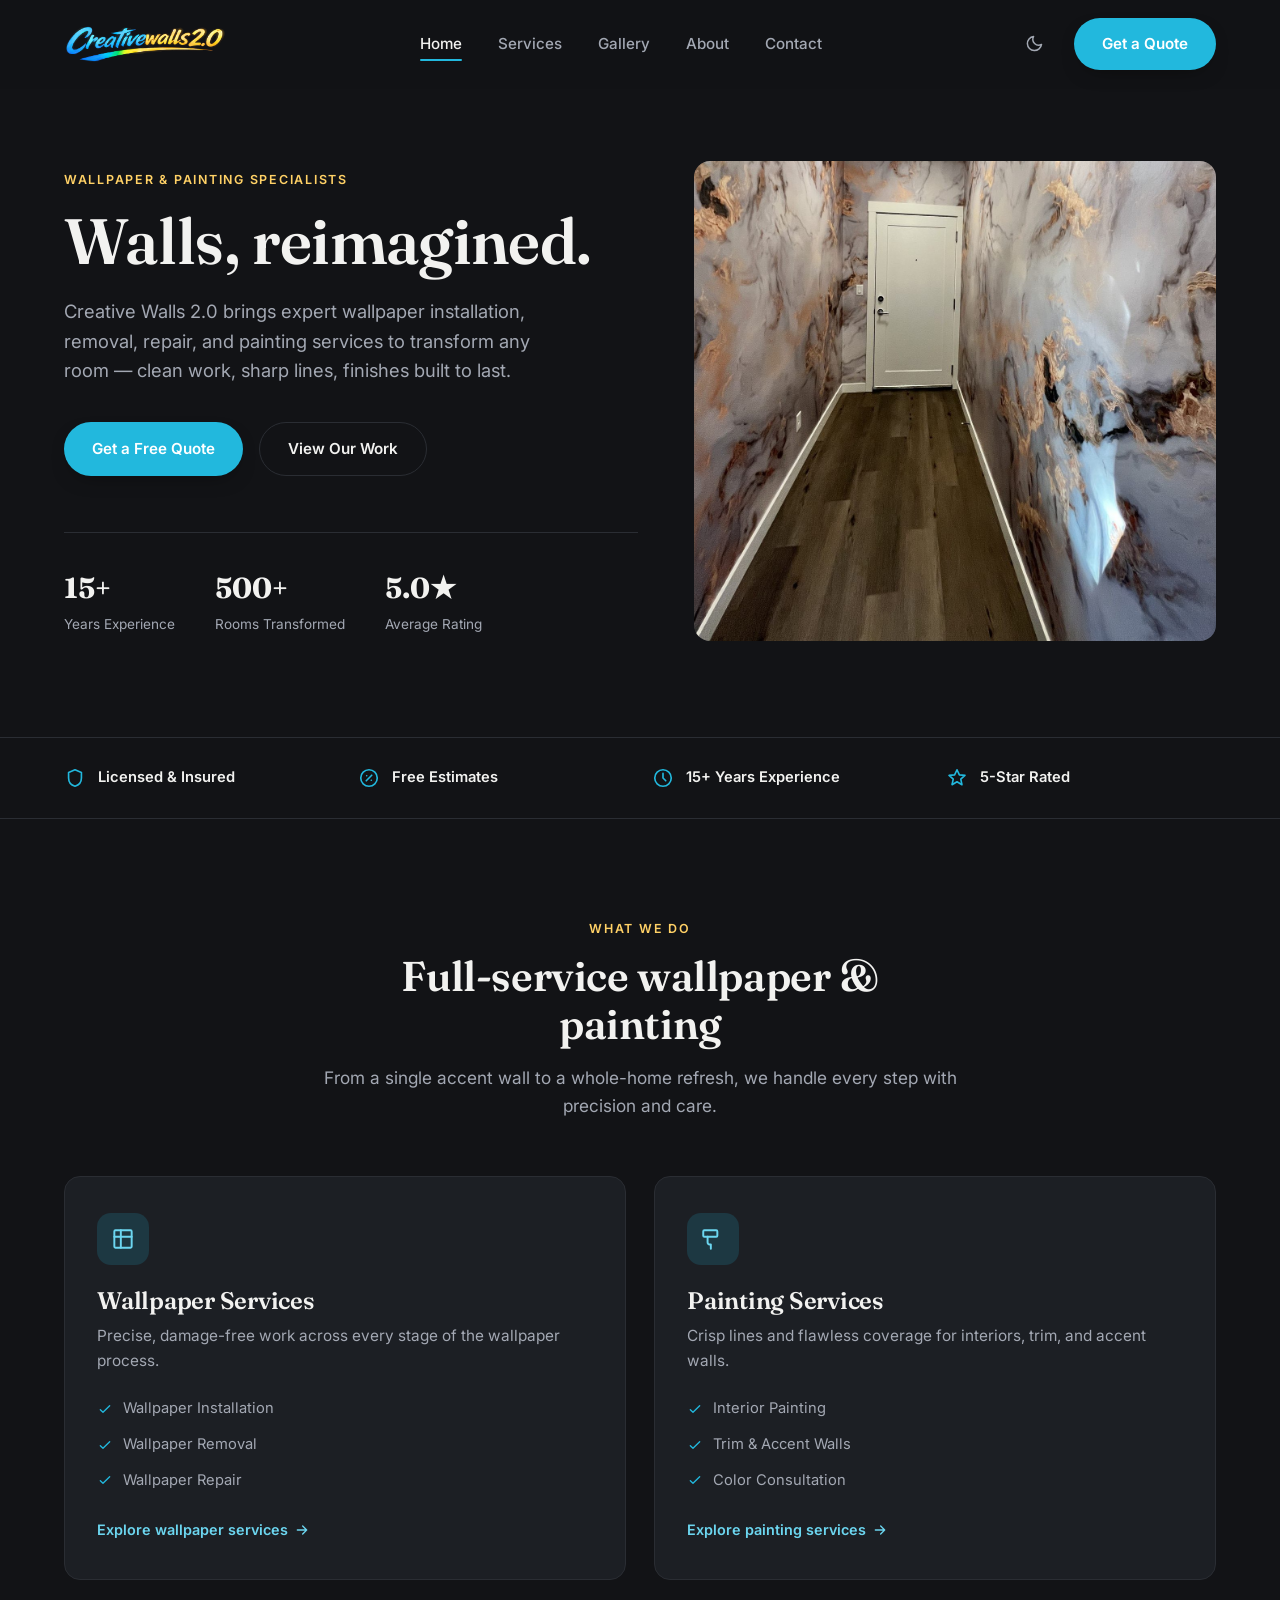
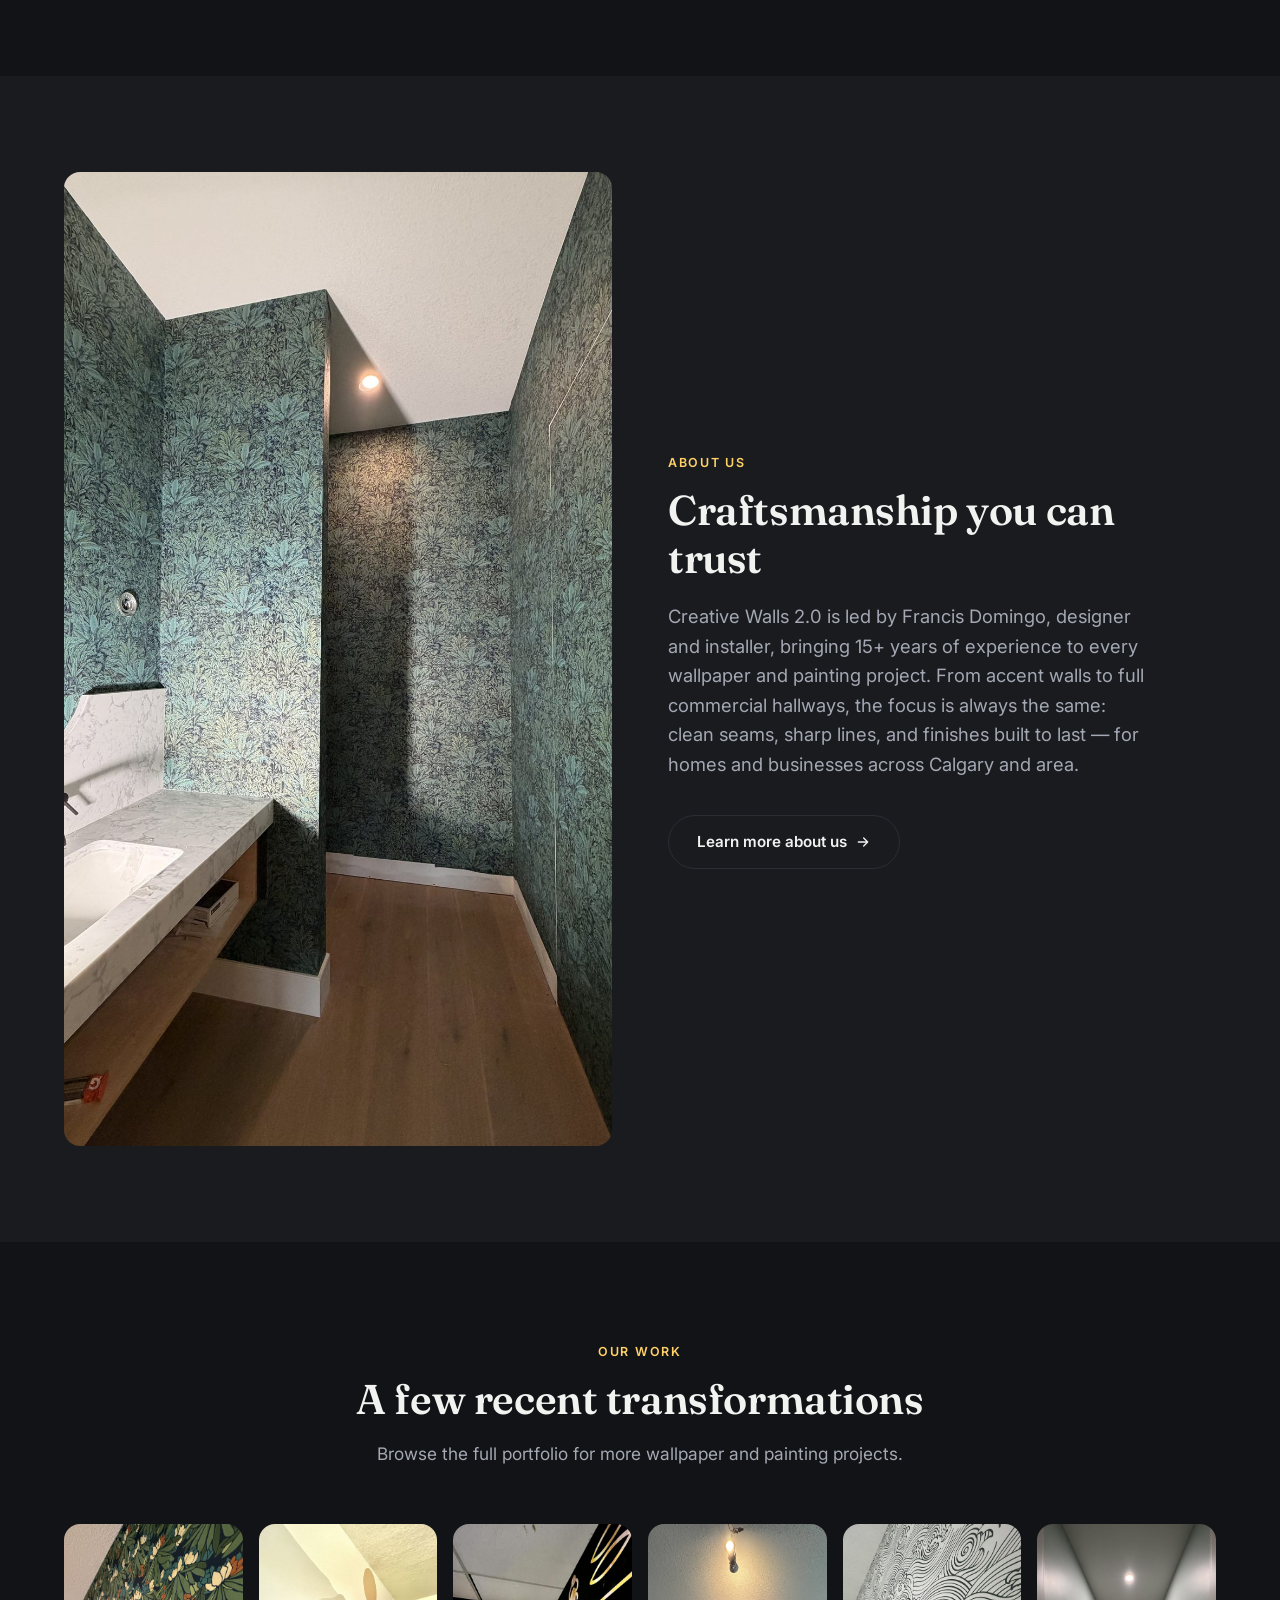
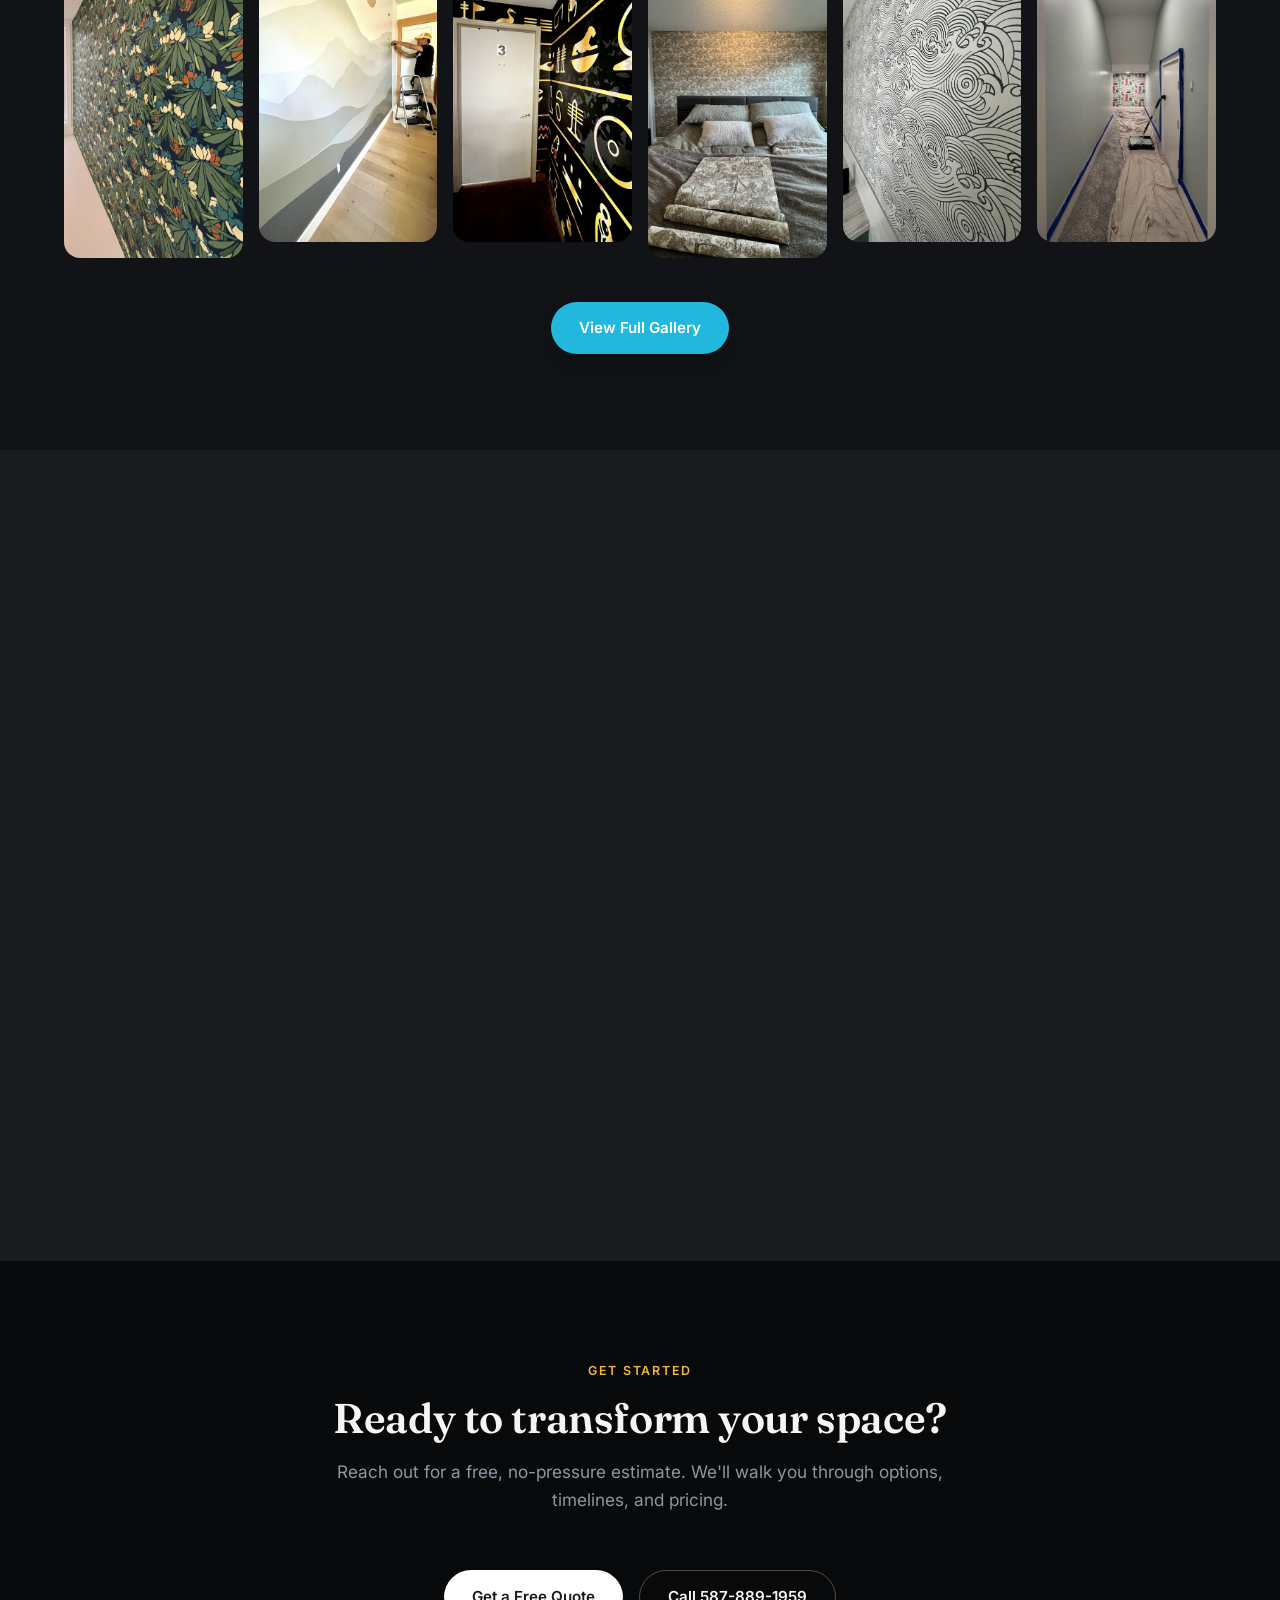
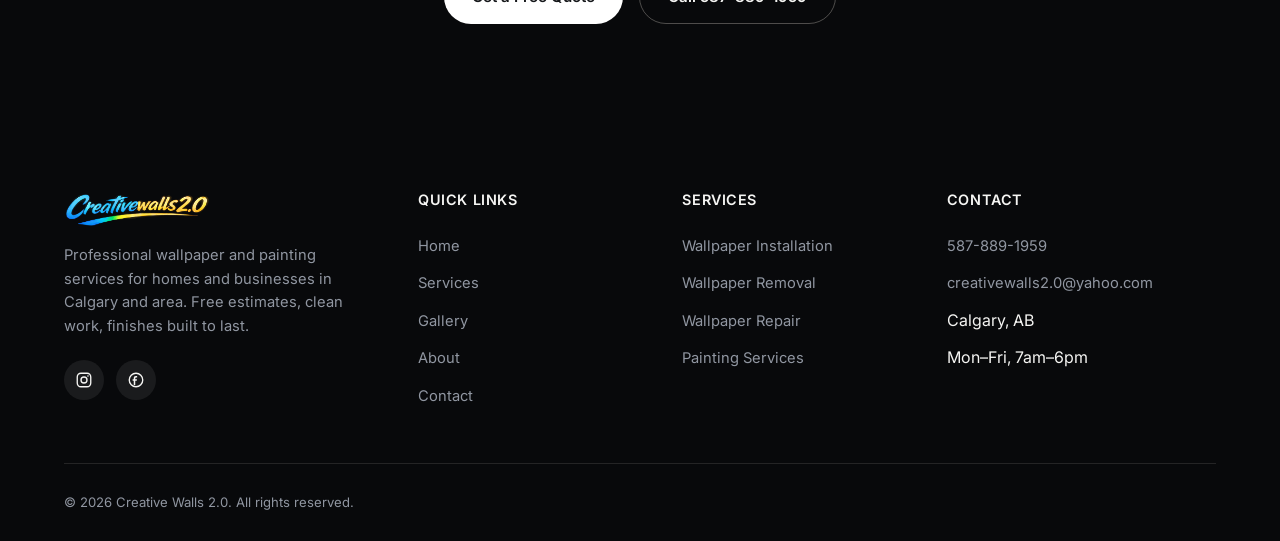
<file: index.html>
<!doctype html>
<html lang="en">
<head>
<meta charset="UTF-8" />
<script>try{var t=localStorage.getItem('cw2-theme')||'dark';document.documentElement.setAttribute('data-theme',t);}catch(e){}</script>
<meta name="viewport" content="width=device-width, initial-scale=1.0" />
<title>Creative Walls 2.0 — Wallpaper &amp; Painting Specialists</title>
<meta name="description" content="Creative Walls 2.0 offers expert wallpaper installation, removal, repair, and painting services in Calgary and area — free estimates." />
<link rel="canonical" href="https://creative-walls.ca/" />
<meta property="og:type" content="website" />
<meta property="og:locale" content="en_CA" />
<meta property="og:site_name" content="Creative Walls 2.0" />
<meta property="og:title" content="Creative Walls 2.0 — Wallpaper &amp; Painting Specialists" />
<meta property="og:description" content="Creative Walls 2.0 offers expert wallpaper installation, removal, repair, and painting services in Calgary and area — free estimates." />
<meta property="og:url" content="https://creative-walls.ca/" />
<meta property="og:image" content="https://creative-walls.ca/images/social-preview.jpg" />
<meta property="og:image:width" content="1200" />
<meta property="og:image:height" content="630" />
<meta property="og:image:alt" content="Creative Walls 2.0 — Walls, reimagined. Wallpaper and painting specialists in Calgary." />
<meta name="twitter:card" content="summary_large_image" />
<link rel="icon" href="/favicon.ico" sizes="48x48" />
<link rel="icon" type="image/png" sizes="32x32" href="/favicon-32x32.png" />
<link rel="apple-touch-icon" href="/apple-touch-icon.png" />
<link rel="preconnect" href="https://fonts.googleapis.com" />
<link rel="preconnect" href="https://fonts.gstatic.com" crossorigin />
<link href="https://fonts.googleapis.com/css2?family=Fraunces:opsz,wght@9..144,500;9..144,600;9..144,700&family=Inter:wght@400;500;600;700&display=swap" rel="stylesheet" />
<link rel="stylesheet" href="css/style.css" />
<script type="application/ld+json">
{
  "@context": "https://schema.org",
  "@type": "HomeAndConstructionBusiness",
  "@id": "https://creative-walls.ca/#business",
  "name": "Creative Walls 2.0",
  "url": "https://creative-walls.ca/",
  "image": "https://creative-walls.ca/images/social-preview.jpg",
  "logo": "https://creative-walls.ca/images/logo/creativewalls-logo.png",
  "description": "Wallpaper installation, removal, repair, and painting services for homes and businesses in Calgary, Alberta and surrounding areas.",
  "telephone": "+1-587-889-1959",
  "email": "creativewalls2.0@yahoo.com",
  "address": {
    "@type": "PostalAddress",
    "addressLocality": "Calgary",
    "addressRegion": "AB",
    "addressCountry": "CA"
  },
  "areaServed": [
    {
      "@type": "City",
      "name": "Calgary"
    },
    {
      "@type": "City",
      "name": "Airdrie"
    },
    {
      "@type": "City",
      "name": "Cochrane"
    },
    {
      "@type": "City",
      "name": "Chestermere"
    },
    {
      "@type": "City",
      "name": "Okotoks"
    }
  ],
  "openingHoursSpecification": [
    {
      "@type": "OpeningHoursSpecification",
      "dayOfWeek": [
        "Monday",
        "Tuesday",
        "Wednesday",
        "Thursday",
        "Friday"
      ],
      "opens": "07:00",
      "closes": "18:00"
    }
  ],
  "sameAs": [
    "https://instagram.com/creativewalls2.0",
    "https://www.facebook.com/profile.php?id=61556892240380"
  ],
  "hasOfferCatalog": {
    "@type": "OfferCatalog",
    "name": "Services",
    "itemListElement": [
      {
        "@type": "Offer",
        "itemOffered": {
          "@type": "Service",
          "name": "Wallpaper Installation"
        }
      },
      {
        "@type": "Offer",
        "itemOffered": {
          "@type": "Service",
          "name": "Wallpaper Removal"
        }
      },
      {
        "@type": "Offer",
        "itemOffered": {
          "@type": "Service",
          "name": "Wallpaper Repair"
        }
      },
      {
        "@type": "Offer",
        "itemOffered": {
          "@type": "Service",
          "name": "Painting Services"
        }
      }
    ]
  }
}
</script>
</head>
<body>

<header class="site-header">
  <nav class="nav">
    <a href="index.html" class="logo"><img src="images/logo/creativewalls-logo.png" alt="Creative Walls 2.0" /></a>
    <ul class="nav-links">
      <li><a href="index.html">Home</a></li>
      <li><a href="services.html">Services</a></li>
      <li><a href="gallery.html">Gallery</a></li>
      <li><a href="about.html">About</a></li>
      <li><a href="contact.html">Contact</a></li>
    </ul>
    <div class="nav-actions">
      <button class="theme-toggle" aria-label="Toggle dark mode">
        <svg class="icon-sun" viewBox="0 0 24 24" fill="none" stroke="currentColor" stroke-width="1.8" stroke-linecap="round"><circle cx="12" cy="12" r="4"/><path d="M12 2v2M12 20v2M4.9 4.9l1.4 1.4M17.7 17.7l1.4 1.4M2 12h2M20 12h2M4.9 19.1l1.4-1.4M17.7 6.3l1.4-1.4"/></svg>
        <svg class="icon-moon" viewBox="0 0 24 24" fill="none" stroke="currentColor" stroke-width="1.8" stroke-linecap="round" stroke-linejoin="round"><path d="M21 12.5A8.5 8.5 0 1111.5 3a7 7 0 009.5 9.5z"/></svg>
      </button>
      <a href="contact.html" class="btn btn-primary">Get a Quote</a>
      <button class="nav-toggle" aria-label="Toggle menu" aria-expanded="false">
        <svg viewBox="0 0 24 24" fill="none" stroke="currentColor" stroke-width="1.8" stroke-linecap="round"><path d="M4 7h16M4 12h16M4 17h16"/></svg>
      </button>
    </div>
  </nav>
</header>

<main>

  <!-- Hero -->
  <section class="hero container">
    <div class="hero-copy reveal">
      <span class="eyebrow">Wallpaper &amp; Painting Specialists</span>
      <h1>Walls, reimagined.</h1>
      <p>Creative Walls 2.0 brings expert wallpaper installation, removal, repair, and painting services to transform any room — clean work, sharp lines, finishes built to last.</p>
      <div class="hero-actions">
        <a href="contact.html" class="btn btn-primary">Get a Free Quote</a>
        <a href="gallery.html" class="btn btn-outline">View Our Work</a>
      </div>
      <div class="hero-stats">
        <div class="stat"><b>15+</b><span>Years Experience</span></div>
        <div class="stat"><b>500+</b><span>Rooms Transformed</span></div>
        <div class="stat"><b>5.0★</b><span>Average Rating</span></div>
      </div>
    </div>
    <div class="hero-media reveal">
      <div class="photo">
        <img src="images/wallpaper/IMG_7062-hero.jpg" alt="Marbled stone-look wallpaper installed in an entry hallway" />
      </div>
    </div>
  </section>

  <!-- Trust bar -->
  <div class="trust-bar">
    <div class="trust-grid">
      <div class="trust-item">
        <svg viewBox="0 0 24 24" fill="none" stroke="currentColor" stroke-width="1.8" stroke-linecap="round" stroke-linejoin="round"><path d="M12 3l7 3v6c0 5-3.5 8-7 9-3.5-1-7-4-7-9V6l7-3z"/></svg>
        Licensed &amp; Insured
      </div>
      <div class="trust-item">
        <svg viewBox="0 0 24 24" fill="none" stroke="currentColor" stroke-width="1.8" stroke-linecap="round" stroke-linejoin="round"><circle cx="12" cy="12" r="9"/><path d="M9 15l6-6M9.5 9.5h.01M14.5 14.5h.01"/></svg>
        Free Estimates
      </div>
      <div class="trust-item">
        <svg viewBox="0 0 24 24" fill="none" stroke="currentColor" stroke-width="1.8" stroke-linecap="round" stroke-linejoin="round"><circle cx="12" cy="12" r="9"/><path d="M12 7v5l3 3"/></svg>
        15+ Years Experience
      </div>
      <div class="trust-item">
        <svg viewBox="0 0 24 24" fill="none" stroke="currentColor" stroke-width="1.8" stroke-linecap="round" stroke-linejoin="round"><path d="M12 3l2.6 5.6 6.1.6-4.6 4.1 1.3 6-5.4-3.2-5.4 3.2 1.3-6-4.6-4.1 6.1-.6z"/></svg>
        5-Star Rated
      </div>
    </div>
  </div>

  <!-- Services overview -->
  <section class="container">
    <div class="section-head center reveal">
      <span class="eyebrow">What We Do</span>
      <h2>Full-service wallpaper &amp; painting</h2>
      <p>From a single accent wall to a whole-home refresh, we handle every step with precision and care.</p>
    </div>
    <div class="grid-2">
      <div class="service-card reveal">
        <div class="icon-badge">
          <svg viewBox="0 0 24 24" fill="none" stroke="currentColor" stroke-width="1.8" stroke-linecap="round" stroke-linejoin="round"><rect x="4" y="4" width="16" height="16" rx="1"/><path d="M4 10h16M10 4v16"/></svg>
        </div>
        <h3>Wallpaper Services</h3>
        <p>Precise, damage-free work across every stage of the wallpaper process.</p>
        <ul>
          <li><svg viewBox="0 0 24 24" fill="none" stroke="currentColor" stroke-width="2" stroke-linecap="round" stroke-linejoin="round"><path d="M5 13l4 4L19 7"/></svg>Wallpaper Installation</li>
          <li><svg viewBox="0 0 24 24" fill="none" stroke="currentColor" stroke-width="2" stroke-linecap="round" stroke-linejoin="round"><path d="M5 13l4 4L19 7"/></svg>Wallpaper Removal</li>
          <li><svg viewBox="0 0 24 24" fill="none" stroke="currentColor" stroke-width="2" stroke-linecap="round" stroke-linejoin="round"><path d="M5 13l4 4L19 7"/></svg>Wallpaper Repair</li>
        </ul>
        <a href="services.html#wallpaper" class="link-more">Explore wallpaper services
          <svg viewBox="0 0 24 24" fill="none" stroke="currentColor" stroke-width="2" stroke-linecap="round" stroke-linejoin="round" style="width:16px;height:16px;"><path d="M5 12h14M13 6l6 6-6 6"/></svg>
        </a>
      </div>
      <div class="service-card reveal">
        <div class="icon-badge">
          <svg viewBox="0 0 24 24" fill="none" stroke="currentColor" stroke-width="1.8" stroke-linecap="round" stroke-linejoin="round"><rect x="3" y="4" width="13" height="6" rx="1"/><path d="M7 10v5a2 2 0 002 2h1v4"/></svg>
        </div>
        <h3>Painting Services</h3>
        <p>Crisp lines and flawless coverage for interiors, trim, and accent walls.</p>
        <ul>
          <li><svg viewBox="0 0 24 24" fill="none" stroke="currentColor" stroke-width="2" stroke-linecap="round" stroke-linejoin="round"><path d="M5 13l4 4L19 7"/></svg>Interior Painting</li>
          <li><svg viewBox="0 0 24 24" fill="none" stroke="currentColor" stroke-width="2" stroke-linecap="round" stroke-linejoin="round"><path d="M5 13l4 4L19 7"/></svg>Trim &amp; Accent Walls</li>
          <li><svg viewBox="0 0 24 24" fill="none" stroke="currentColor" stroke-width="2" stroke-linecap="round" stroke-linejoin="round"><path d="M5 13l4 4L19 7"/></svg>Color Consultation</li>
        </ul>
        <a href="services.html#painting" class="link-more">Explore painting services
          <svg viewBox="0 0 24 24" fill="none" stroke="currentColor" stroke-width="2" stroke-linecap="round" stroke-linejoin="round" style="width:16px;height:16px;"><path d="M5 12h14M13 6l6 6-6 6"/></svg>
        </a>
      </div>
    </div>
  </section>

  <!-- About teaser -->
  <section class="section-alt">
    <div class="container about-hero">
      <div class="hero-media reveal">
        <div class="photo">
          <img src="images/wallpaper/bathroom3.jpg" alt="Finished bathroom with textured teal wallpaper and glass shower" />
        </div>
      </div>
      <div class="hero-copy reveal">
        <span class="eyebrow">About Us</span>
        <h2>Craftsmanship you can trust</h2>
        <p>Creative Walls 2.0 is led by Francis Domingo, designer and installer, bringing 15+ years of experience to every wallpaper and painting project. From accent walls to full commercial hallways, the focus is always the same: clean seams, sharp lines, and finishes built to last — for homes and businesses across Calgary and area.</p>
        <div class="hero-actions">
          <a href="about.html" class="btn btn-outline">Learn more about us
            <svg viewBox="0 0 24 24" fill="none" stroke="currentColor" stroke-width="2" stroke-linecap="round" stroke-linejoin="round" style="width:16px;height:16px;"><path d="M5 12h14M13 6l6 6-6 6"/></svg>
          </a>
        </div>
      </div>
    </div>
  </section>

  <!-- Gallery preview -->
  <section class="container">
    <div class="section-head center reveal">
      <span class="eyebrow">Our Work</span>
      <h2>A few recent transformations</h2>
      <p>Browse the full portfolio for more wallpaper and painting projects.</p>
    </div>
    <div class="preview-strip reveal">
      <div class="photo"><img src="images/wallpaper/wall4.jpg" alt="Botanical green wallpaper accent wall" /></div>
      <div class="photo"><img src="images/wallpaper/wall10After.jpg" alt="Soft mountain landscape mural wallpaper in a bedroom" /></div>
      <div class="photo"><img src="images/wallpaper/wall11After.jpg" alt="Black and gold pattern wallpaper in a hallway" /></div>
      <div class="photo"><img src="images/wallpaper/wall7.jpg" alt="Textured wallpaper behind a bed headboard" /></div>
      <div class="photo"><img src="images/wallpaper/bathroomwaves3.jpg" alt="Black and white wave pattern wallpaper in a bathroom" /></div>
      <div class="photo"><img src="images/painting/hallwayAfter.jpg" alt="Freshly painted hallway" /></div>
    </div>
    <div style="text-align:center; margin-top:44px;">
      <a href="gallery.html" class="btn btn-primary">View Full Gallery</a>
    </div>
  </section>

  <!-- Reviews -->
  <section class="section-alt">
    <div class="container">
      <div class="section-head center reveal">
        <span class="eyebrow">Reviews</span>
        <h2>What our clients say</h2>
        <p>Five stars, every time — in our clients' own words.</p>
      </div>

      <div class="carousel reveal" data-carousel role="region" aria-roledescription="carousel" aria-label="Client reviews">
        <div class="carousel-viewport">
          <div class="carousel-track">
            <figure class="review-card" role="group" aria-roledescription="slide" aria-label="1 of 4">
              <div class="stars" role="img" aria-label="5 out of 5 stars">★★★★★</div>
              <blockquote>“Excellent work! Definitely our go to guy for incredible wallpaper!”</blockquote>
              <figcaption>Leann</figcaption>
            </figure>
            <figure class="review-card" role="group" aria-roledescription="slide" aria-label="2 of 4">
              <div class="stars" role="img" aria-label="5 out of 5 stars">★★★★★</div>
              <blockquote>“Got a quote on the spot and booked right away! The service was amazing—fast, efficient, and very professional. They exceeded my expectations. Would 100% use them again”</blockquote>
              <figcaption>Khendz</figcaption>
            </figure>
            <figure class="review-card" role="group" aria-roledescription="slide" aria-label="3 of 4">
              <div class="stars" role="img" aria-label="5 out of 5 stars">★★★★★</div>
              <blockquote>“Creativewalls did a fantastic job painting my whole house within the agreed time. I would recommend them”</blockquote>
              <figcaption>Ndidi</figcaption>
            </figure>
            <figure class="review-card" role="group" aria-roledescription="slide" aria-label="4 of 4">
              <div class="stars" role="img" aria-label="5 out of 5 stars">★★★★★</div>
              <blockquote>“Creativewalls did a fabulous bathroom transformation with a dramatic botanical print wallpaper. I'm very happy with how it turned out. Great work at a great price, thanks guys!”</blockquote>
              <figcaption>Tanya</figcaption>
            </figure>
          </div>
        </div>
        <div class="carousel-controls">
          <button type="button" class="carousel-btn carousel-prev" aria-label="Previous review">
            <svg viewBox="0 0 24 24" fill="none" stroke="currentColor" stroke-width="2" stroke-linecap="round" stroke-linejoin="round"><path d="M19 12H5M11 6l-6 6 6 6"/></svg>
          </button>
          <div class="carousel-dots"></div>
          <button type="button" class="carousel-btn carousel-next" aria-label="Next review">
            <svg viewBox="0 0 24 24" fill="none" stroke="currentColor" stroke-width="2" stroke-linecap="round" stroke-linejoin="round"><path d="M5 12h14M13 6l6 6-6 6"/></svg>
          </button>
        </div>
      </div>
    </div>
  </section>

  <!-- CTA band -->
  <section class="section-dark cta-band">
    <div class="container">
      <div class="section-head center reveal">
        <span class="eyebrow">Get Started</span>
        <h2>Ready to transform your space?</h2>
        <p>Reach out for a free, no-pressure estimate. We'll walk you through options, timelines, and pricing.</p>
      </div>
      <div class="hero-actions reveal">
        <a href="contact.html" class="btn btn-light">Get a Free Quote</a>
        <a href="tel:+15878891959" class="btn btn-outline">Call 587-889-1959</a>
      </div>
    </div>
  </section>

</main>

<footer class="site-footer section-dark">
  <div class="container">
    <div class="footer-grid">
      <div class="footer-brand">
        <a href="index.html" class="logo"><img src="images/logo/creativewalls-logo.png" alt="Creative Walls 2.0" /></a>
        <p>Professional wallpaper and painting services for homes and businesses in Calgary and area. Free estimates, clean work, finishes built to last.</p>
        <div class="social-links">
          <a href="https://instagram.com/creativewalls2.0" target="_blank" rel="noopener" aria-label="Creative Walls 2.0 on Instagram">
            <svg viewBox="0 0 24 24" fill="none" stroke="currentColor" stroke-width="1.8"><rect x="3" y="3" width="18" height="18" rx="5"/><circle cx="12" cy="12" r="4"/><circle cx="17.3" cy="6.7" r="1.1" fill="currentColor" stroke="none"/></svg>
          </a>
          <a href="https://www.facebook.com/profile.php?id=61556892240380" target="_blank" rel="noopener" aria-label="Creative Walls 2.0 on Facebook">
            <svg viewBox="0 0 24 24" fill="none" stroke="currentColor" stroke-width="1.8"><circle cx="12" cy="12" r="9"/><path d="M13.5 8.5h-1.2a1.3 1.3 0 00-1.3 1.3V11h2.3l-.3 2h-2v5.5h-2V13h-1.5v-2h1.5v-1.5c0-1.7 1-2.8 2.8-2.8h1.7z" fill="currentColor" stroke="none"/></svg>
          </a>
        </div>
      </div>
      <div class="footer-col">
        <h4>Quick Links</h4>
        <ul>
          <li><a href="index.html">Home</a></li>
          <li><a href="services.html">Services</a></li>
          <li><a href="gallery.html">Gallery</a></li>
          <li><a href="about.html">About</a></li>
          <li><a href="contact.html">Contact</a></li>
        </ul>
      </div>
      <div class="footer-col">
        <h4>Services</h4>
        <ul>
          <li><a href="services.html#wallpaper">Wallpaper Installation</a></li>
          <li><a href="services.html#wallpaper">Wallpaper Removal</a></li>
          <li><a href="services.html#wallpaper">Wallpaper Repair</a></li>
          <li><a href="services.html#painting">Painting Services</a></li>
        </ul>
      </div>
      <div class="footer-col">
        <h4>Contact</h4>
        <ul>
          <li><a href="tel:+15878891959">587-889-1959</a></li>
          <li><a href="mailto:creativewalls2.0@yahoo.com">creativewalls2.0@yahoo.com</a></li>
          <li>Calgary, AB</li>
          <li>Mon–Fri, 7am–6pm</li>
        </ul>
      </div>
    </div>
    <div class="footer-bottom">
      <span>© <span data-year></span> Creative Walls 2.0. All rights reserved.</span>
    </div>
  </div>
</footer>

<script src="js/main.js"></script>
</body>
</html>
</file>
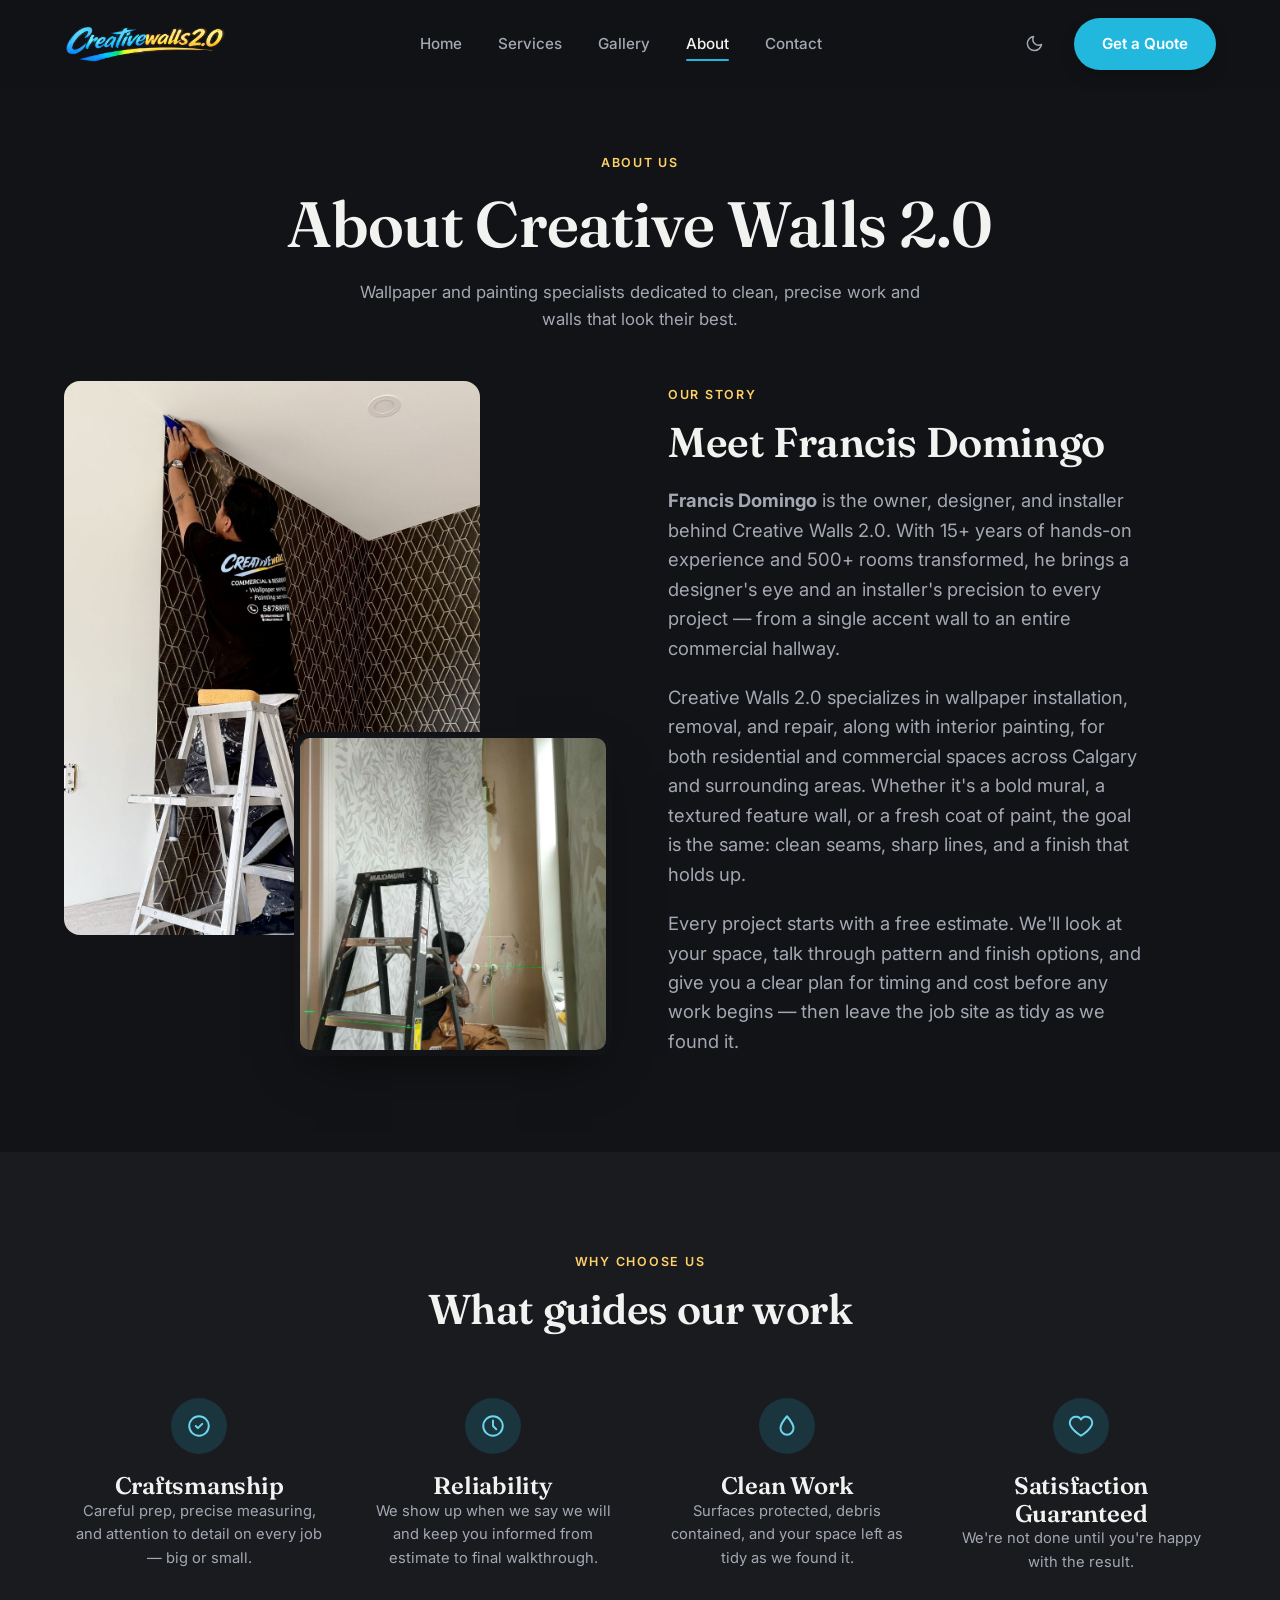
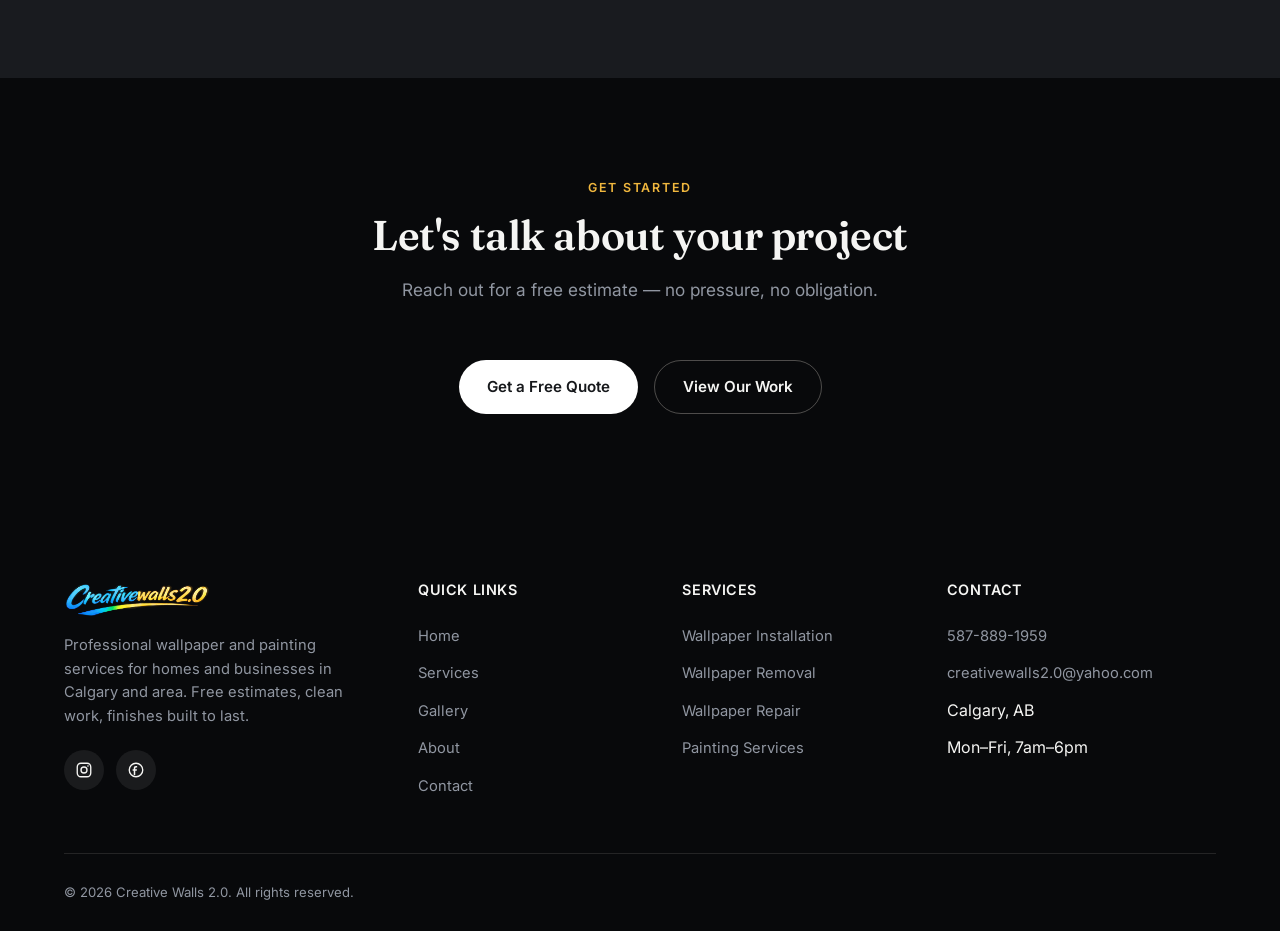
<file: about.html>
<!doctype html>
<html lang="en">
<head>
<meta charset="UTF-8" />
<script>try{var t=localStorage.getItem('cw2-theme')||'dark';document.documentElement.setAttribute('data-theme',t);}catch(e){}</script>
<meta name="viewport" content="width=device-width, initial-scale=1.0" />
<title>About — Creative Walls 2.0</title>
<meta name="description" content="Learn about Creative Walls 2.0 — wallpaper and painting specialists led by Francis Domingo." />
<link rel="canonical" href="https://creative-walls.ca/about.html" />
<meta property="og:type" content="website" />
<meta property="og:locale" content="en_CA" />
<meta property="og:site_name" content="Creative Walls 2.0" />
<meta property="og:title" content="About — Creative Walls 2.0" />
<meta property="og:description" content="Learn about Creative Walls 2.0 — wallpaper and painting specialists led by Francis Domingo." />
<meta property="og:url" content="https://creative-walls.ca/about.html" />
<meta property="og:image" content="https://creative-walls.ca/images/social-preview.jpg" />
<meta property="og:image:width" content="1200" />
<meta property="og:image:height" content="630" />
<meta property="og:image:alt" content="Creative Walls 2.0 — Walls, reimagined. Wallpaper and painting specialists in Calgary." />
<meta name="twitter:card" content="summary_large_image" />
<link rel="icon" href="/favicon.ico" sizes="48x48" />
<link rel="icon" type="image/png" sizes="32x32" href="/favicon-32x32.png" />
<link rel="apple-touch-icon" href="/apple-touch-icon.png" />
<link rel="preconnect" href="https://fonts.googleapis.com" />
<link rel="preconnect" href="https://fonts.gstatic.com" crossorigin />
<link href="https://fonts.googleapis.com/css2?family=Fraunces:opsz,wght@9..144,500;9..144,600;9..144,700&family=Inter:wght@400;500;600;700&display=swap" rel="stylesheet" />
<link rel="stylesheet" href="css/style.css" />
</head>
<body>

<header class="site-header">
  <nav class="nav">
    <a href="index.html" class="logo"><img src="images/logo/creativewalls-logo.png" alt="Creative Walls 2.0" /></a>
    <ul class="nav-links">
      <li><a href="index.html">Home</a></li>
      <li><a href="services.html">Services</a></li>
      <li><a href="gallery.html">Gallery</a></li>
      <li><a href="about.html">About</a></li>
      <li><a href="contact.html">Contact</a></li>
    </ul>
    <div class="nav-actions">
      <button class="theme-toggle" aria-label="Toggle dark mode">
        <svg class="icon-sun" viewBox="0 0 24 24" fill="none" stroke="currentColor" stroke-width="1.8" stroke-linecap="round"><circle cx="12" cy="12" r="4"/><path d="M12 2v2M12 20v2M4.9 4.9l1.4 1.4M17.7 17.7l1.4 1.4M2 12h2M20 12h2M4.9 19.1l1.4-1.4M17.7 6.3l1.4-1.4"/></svg>
        <svg class="icon-moon" viewBox="0 0 24 24" fill="none" stroke="currentColor" stroke-width="1.8" stroke-linecap="round" stroke-linejoin="round"><path d="M21 12.5A8.5 8.5 0 1111.5 3a7 7 0 009.5 9.5z"/></svg>
      </button>
      <a href="contact.html" class="btn btn-primary">Get a Quote</a>
      <button class="nav-toggle" aria-label="Toggle menu" aria-expanded="false">
        <svg viewBox="0 0 24 24" fill="none" stroke="currentColor" stroke-width="1.8" stroke-linecap="round"><path d="M4 7h16M4 12h16M4 17h16"/></svg>
      </button>
    </div>
  </nav>
</header>

<main>

  <div class="page-header container">
    <span class="eyebrow">About Us</span>
    <h1>About Creative Walls 2.0</h1>
    <p>Wallpaper and painting specialists dedicated to clean, precise work and walls that look their best.</p>
  </div>

  <section class="container about-hero">
    <div class="about-photos reveal">
      <div class="photo photo-main"><img src="images/wallpaper/aboutUs.jpg" alt="Installer in a Creative Walls shirt on a ladder, smoothing geometric wallpaper into a ceiling corner" style="object-position: center 15%;" /></div>
      <div class="photo photo-second"><img src="images/wallpaper/aboutUs2.jpg" alt="Installer kneeling beside a ladder, hanging leaf-pattern wallpaper in a bathroom with laser guide lines" style="object-position: center 55%;" /></div>
    </div>
    <div class="hero-copy reveal">
      <span class="eyebrow">Our Story</span>
      <h2>Meet Francis Domingo</h2>
      <p><strong>Francis Domingo</strong> is the owner, designer, and installer behind Creative Walls 2.0. With 15+ years of hands-on experience and 500+ rooms transformed, he brings a designer's eye and an installer's precision to every project — from a single accent wall to an entire commercial hallway.</p>
      <p>Creative Walls 2.0 specializes in wallpaper installation, removal, and repair, along with interior painting, for both residential and commercial spaces across Calgary and surrounding areas. Whether it's a bold mural, a textured feature wall, or a fresh coat of paint, the goal is the same: clean seams, sharp lines, and a finish that holds up.</p>
      <p>Every project starts with a free estimate. We'll look at your space, talk through pattern and finish options, and give you a clear plan for timing and cost before any work begins — then leave the job site as tidy as we found it.</p>
    </div>
  </section>

  <!-- Values -->
  <section class="section-alt">
    <div class="container">
      <div class="section-head center reveal">
        <span class="eyebrow">Why Choose Us</span>
        <h2>What guides our work</h2>
      </div>
      <div class="grid-4">
        <div class="value-card reveal">
          <div class="icon-badge">
            <svg viewBox="0 0 24 24" fill="none" stroke="currentColor" stroke-width="1.8" stroke-linecap="round" stroke-linejoin="round"><circle cx="12" cy="12" r="9"/><path d="M9 12l2 2 4-4"/></svg>
          </div>
          <h3>Craftsmanship</h3>
          <p>Careful prep, precise measuring, and attention to detail on every job — big or small.</p>
        </div>
        <div class="value-card reveal">
          <div class="icon-badge">
            <svg viewBox="0 0 24 24" fill="none" stroke="currentColor" stroke-width="1.8" stroke-linecap="round" stroke-linejoin="round"><circle cx="12" cy="12" r="9"/><path d="M12 7v5l3 3"/></svg>
          </div>
          <h3>Reliability</h3>
          <p>We show up when we say we will and keep you informed from estimate to final walkthrough.</p>
        </div>
        <div class="value-card reveal">
          <div class="icon-badge">
            <svg viewBox="0 0 24 24" fill="none" stroke="currentColor" stroke-width="1.8" stroke-linecap="round" stroke-linejoin="round"><path d="M12 3s6 7 6 11a6 6 0 01-12 0c0-4 6-11 6-11z"/></svg>
          </div>
          <h3>Clean Work</h3>
          <p>Surfaces protected, debris contained, and your space left as tidy as we found it.</p>
        </div>
        <div class="value-card reveal">
          <div class="icon-badge">
            <svg viewBox="0 0 24 24" fill="none" stroke="currentColor" stroke-width="1.8" stroke-linecap="round" stroke-linejoin="round"><path d="M12 21s-7-4.4-9.5-9A5.5 5.5 0 0112 6a5.5 5.5 0 019.5 6c-2.5 4.6-9.5 9-9.5 9z"/></svg>
          </div>
          <h3>Satisfaction Guaranteed</h3>
          <p>We're not done until you're happy with the result.</p>
        </div>
      </div>
    </div>
  </section>

  <!-- CTA band -->
  <section class="section-dark cta-band">
    <div class="container">
      <div class="section-head center reveal">
        <span class="eyebrow">Get Started</span>
        <h2>Let's talk about your project</h2>
        <p>Reach out for a free estimate — no pressure, no obligation.</p>
      </div>
      <div class="hero-actions reveal">
        <a href="contact.html" class="btn btn-light">Get a Free Quote</a>
        <a href="gallery.html" class="btn btn-outline">View Our Work</a>
      </div>
    </div>
  </section>

</main>

<footer class="site-footer section-dark">
  <div class="container">
    <div class="footer-grid">
      <div class="footer-brand">
        <a href="index.html" class="logo"><img src="images/logo/creativewalls-logo.png" alt="Creative Walls 2.0" /></a>
        <p>Professional wallpaper and painting services for homes and businesses in Calgary and area. Free estimates, clean work, finishes built to last.</p>
        <div class="social-links">
          <a href="https://instagram.com/creativewalls2.0" target="_blank" rel="noopener" aria-label="Creative Walls 2.0 on Instagram">
            <svg viewBox="0 0 24 24" fill="none" stroke="currentColor" stroke-width="1.8"><rect x="3" y="3" width="18" height="18" rx="5"/><circle cx="12" cy="12" r="4"/><circle cx="17.3" cy="6.7" r="1.1" fill="currentColor" stroke="none"/></svg>
          </a>
          <a href="https://www.facebook.com/profile.php?id=61556892240380" target="_blank" rel="noopener" aria-label="Creative Walls 2.0 on Facebook">
            <svg viewBox="0 0 24 24" fill="none" stroke="currentColor" stroke-width="1.8"><circle cx="12" cy="12" r="9"/><path d="M13.5 8.5h-1.2a1.3 1.3 0 00-1.3 1.3V11h2.3l-.3 2h-2v5.5h-2V13h-1.5v-2h1.5v-1.5c0-1.7 1-2.8 2.8-2.8h1.7z" fill="currentColor" stroke="none"/></svg>
          </a>
        </div>
      </div>
      <div class="footer-col">
        <h4>Quick Links</h4>
        <ul>
          <li><a href="index.html">Home</a></li>
          <li><a href="services.html">Services</a></li>
          <li><a href="gallery.html">Gallery</a></li>
          <li><a href="about.html">About</a></li>
          <li><a href="contact.html">Contact</a></li>
        </ul>
      </div>
      <div class="footer-col">
        <h4>Services</h4>
        <ul>
          <li><a href="services.html#wallpaper">Wallpaper Installation</a></li>
          <li><a href="services.html#wallpaper">Wallpaper Removal</a></li>
          <li><a href="services.html#wallpaper">Wallpaper Repair</a></li>
          <li><a href="services.html#painting">Painting Services</a></li>
        </ul>
      </div>
      <div class="footer-col">
        <h4>Contact</h4>
        <ul>
          <li><a href="tel:+15878891959">587-889-1959</a></li>
          <li><a href="mailto:creativewalls2.0@yahoo.com">creativewalls2.0@yahoo.com</a></li>
          <li>Calgary, AB</li>
          <li>Mon–Fri, 7am–6pm</li>
        </ul>
      </div>
    </div>
    <div class="footer-bottom">
      <span>© <span data-year></span> Creative Walls 2.0. All rights reserved.</span>
    </div>
  </div>
</footer>

<script src="js/main.js"></script>
</body>
</html>
</file>
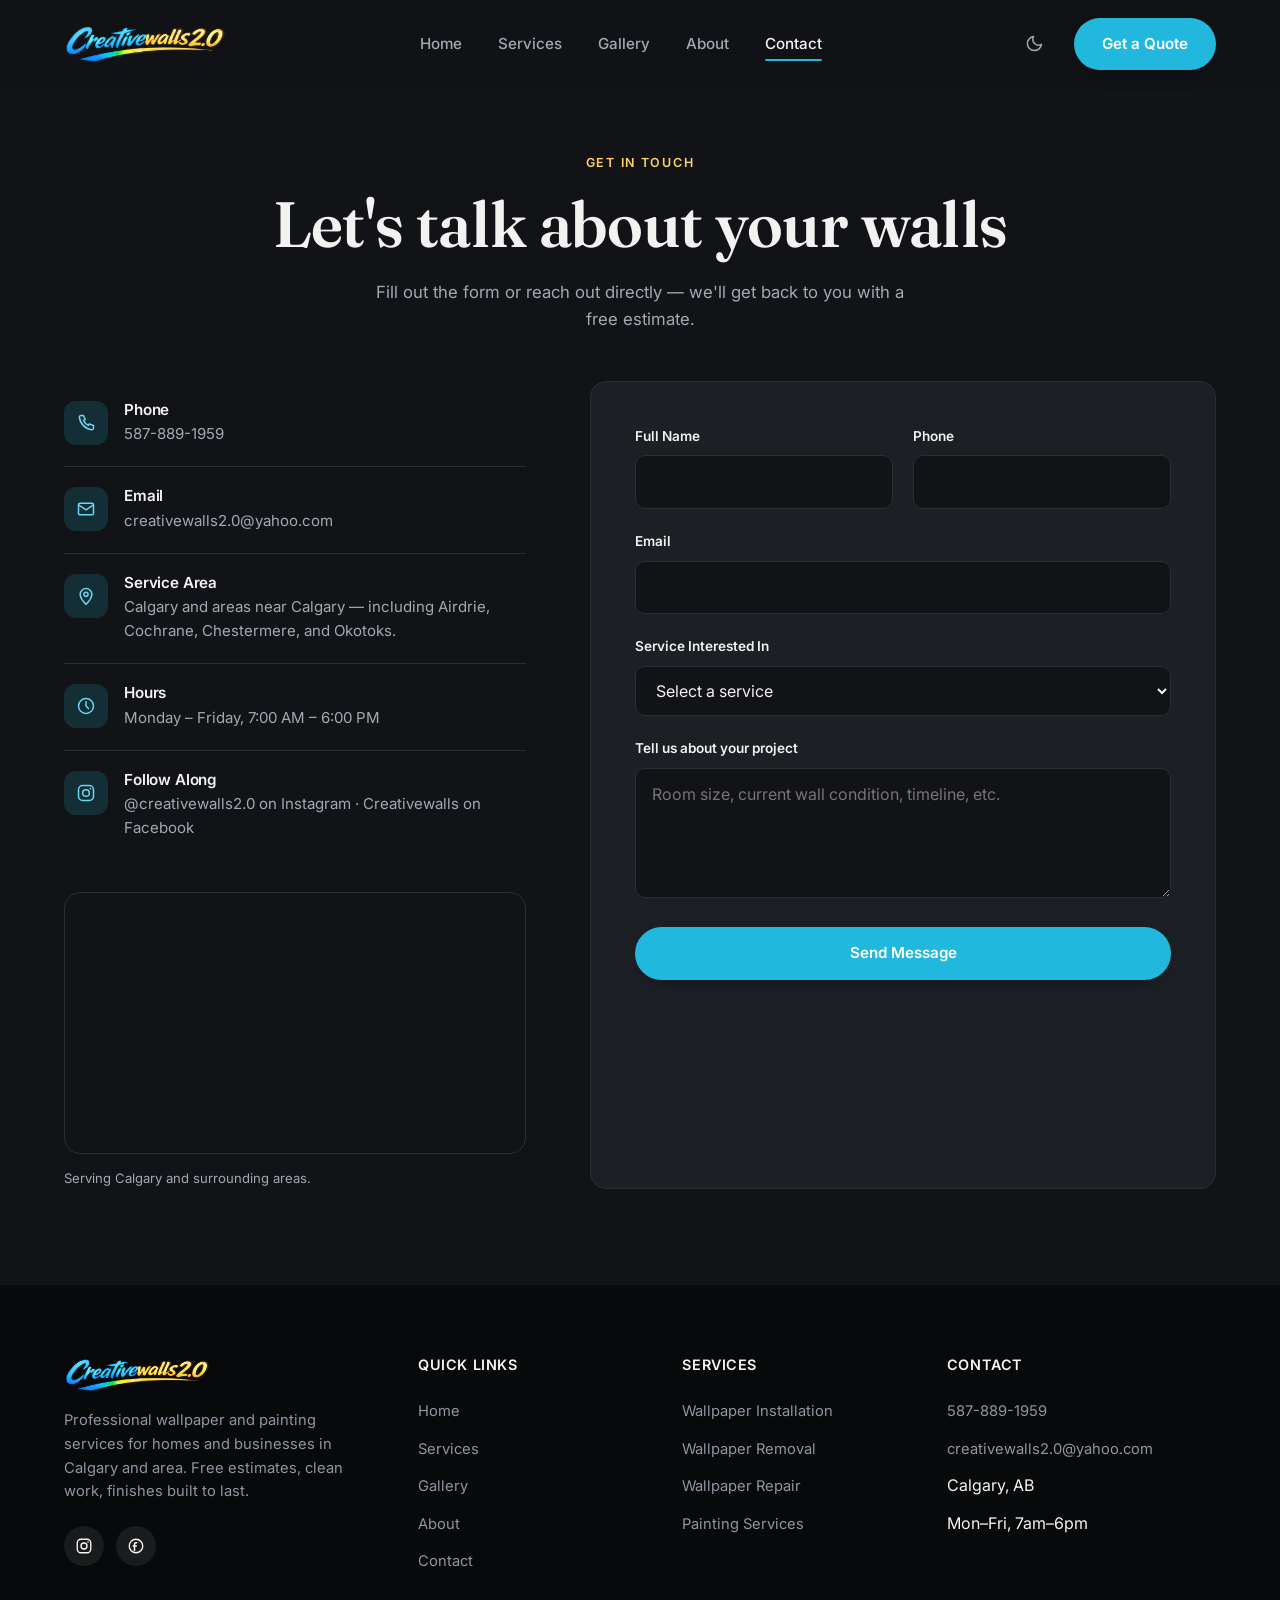
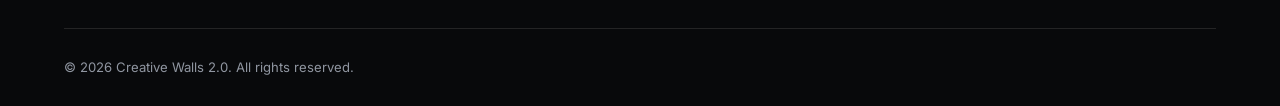
<file: contact.html>
<!doctype html>
<html lang="en">
<head>
<meta charset="UTF-8" />
<script>try{var t=localStorage.getItem('cw2-theme')||'dark';document.documentElement.setAttribute('data-theme',t);}catch(e){}</script>
<meta name="viewport" content="width=device-width, initial-scale=1.0" />
<title>Contact — Creative Walls 2.0</title>
<meta name="description" content="Get a free estimate from Creative Walls 2.0 — wallpaper and painting specialists." />
<link rel="canonical" href="https://creative-walls.ca/contact.html" />
<meta property="og:type" content="website" />
<meta property="og:locale" content="en_CA" />
<meta property="og:site_name" content="Creative Walls 2.0" />
<meta property="og:title" content="Contact — Creative Walls 2.0" />
<meta property="og:description" content="Get a free estimate from Creative Walls 2.0 — wallpaper and painting specialists." />
<meta property="og:url" content="https://creative-walls.ca/contact.html" />
<meta property="og:image" content="https://creative-walls.ca/images/social-preview.jpg" />
<meta property="og:image:width" content="1200" />
<meta property="og:image:height" content="630" />
<meta property="og:image:alt" content="Creative Walls 2.0 — Walls, reimagined. Wallpaper and painting specialists in Calgary." />
<meta name="twitter:card" content="summary_large_image" />
<link rel="icon" href="/favicon.ico" sizes="48x48" />
<link rel="icon" type="image/png" sizes="32x32" href="/favicon-32x32.png" />
<link rel="apple-touch-icon" href="/apple-touch-icon.png" />
<link rel="preconnect" href="https://fonts.googleapis.com" />
<link rel="preconnect" href="https://fonts.gstatic.com" crossorigin />
<link href="https://fonts.googleapis.com/css2?family=Fraunces:opsz,wght@9..144,500;9..144,600;9..144,700&family=Inter:wght@400;500;600;700&display=swap" rel="stylesheet" />
<link rel="stylesheet" href="css/style.css" />
</head>
<body>

<header class="site-header">
  <nav class="nav">
    <a href="index.html" class="logo"><img src="images/logo/creativewalls-logo.png" alt="Creative Walls 2.0" /></a>
    <ul class="nav-links">
      <li><a href="index.html">Home</a></li>
      <li><a href="services.html">Services</a></li>
      <li><a href="gallery.html">Gallery</a></li>
      <li><a href="about.html">About</a></li>
      <li><a href="contact.html">Contact</a></li>
    </ul>
    <div class="nav-actions">
      <button class="theme-toggle" aria-label="Toggle dark mode">
        <svg class="icon-sun" viewBox="0 0 24 24" fill="none" stroke="currentColor" stroke-width="1.8" stroke-linecap="round"><circle cx="12" cy="12" r="4"/><path d="M12 2v2M12 20v2M4.9 4.9l1.4 1.4M17.7 17.7l1.4 1.4M2 12h2M20 12h2M4.9 19.1l1.4-1.4M17.7 6.3l1.4-1.4"/></svg>
        <svg class="icon-moon" viewBox="0 0 24 24" fill="none" stroke="currentColor" stroke-width="1.8" stroke-linecap="round" stroke-linejoin="round"><path d="M21 12.5A8.5 8.5 0 1111.5 3a7 7 0 009.5 9.5z"/></svg>
      </button>
      <a href="contact.html" class="btn btn-primary">Get a Quote</a>
      <button class="nav-toggle" aria-label="Toggle menu" aria-expanded="false">
        <svg viewBox="0 0 24 24" fill="none" stroke="currentColor" stroke-width="1.8" stroke-linecap="round"><path d="M4 7h16M4 12h16M4 17h16"/></svg>
      </button>
    </div>
  </nav>
</header>

<main>

  <div class="page-header container">
    <span class="eyebrow">Get In Touch</span>
    <h1>Let's talk about your walls</h1>
    <p>Fill out the form or reach out directly — we'll get back to you with a free estimate.</p>
  </div>

  <section class="container" style="padding-top:0;">
    <div class="contact-grid">

      <div class="contact-info reveal">
        <div class="contact-info-item">
          <div class="icon-badge">
            <svg viewBox="0 0 24 24" fill="none" stroke="currentColor" stroke-width="1.8" stroke-linecap="round" stroke-linejoin="round"><path d="M6 3h3l2 5-2 1a12 12 0 006 6l1-2 5 2v3a2 2 0 01-2 2A17 17 0 014 5a2 2 0 012-2z"/></svg>
          </div>
          <div>
            <h4>Phone</h4>
            <p><a href="tel:+15878891959">587-889-1959</a></p>
          </div>
        </div>
        <div class="contact-info-item">
          <div class="icon-badge">
            <svg viewBox="0 0 24 24" fill="none" stroke="currentColor" stroke-width="1.8" stroke-linecap="round" stroke-linejoin="round"><rect x="3" y="5" width="18" height="14" rx="2"/><path d="M3 7l9 6 9-6"/></svg>
          </div>
          <div>
            <h4>Email</h4>
            <p><a href="mailto:creativewalls2.0@yahoo.com">creativewalls2.0@yahoo.com</a></p>
          </div>
        </div>
        <div class="contact-info-item">
          <div class="icon-badge">
            <svg viewBox="0 0 24 24" fill="none" stroke="currentColor" stroke-width="1.8" stroke-linecap="round" stroke-linejoin="round"><path d="M12 22s7-6.5 7-12a7 7 0 10-14 0c0 5.5 7 12 7 12z"/><circle cx="12" cy="10" r="2.5"/></svg>
          </div>
          <div>
            <h4>Service Area</h4>
            <p>Calgary and areas near Calgary — including Airdrie, Cochrane, Chestermere, and Okotoks.</p>
          </div>
        </div>
        <div class="contact-info-item">
          <div class="icon-badge">
            <svg viewBox="0 0 24 24" fill="none" stroke="currentColor" stroke-width="1.8" stroke-linecap="round" stroke-linejoin="round"><circle cx="12" cy="12" r="9"/><path d="M12 7v5l3 3"/></svg>
          </div>
          <div>
            <h4>Hours</h4>
            <p>Monday – Friday, 7:00 AM – 6:00 PM</p>
          </div>
        </div>
        <div class="contact-info-item" style="border-bottom:none;">
          <div class="icon-badge">
            <svg viewBox="0 0 24 24" fill="none" stroke="currentColor" stroke-width="1.8"><rect x="3" y="3" width="18" height="18" rx="5"/><circle cx="12" cy="12" r="4"/><circle cx="17.3" cy="6.7" r="1.1" fill="currentColor" stroke="none"/></svg>
          </div>
          <div>
            <h4>Follow Along</h4>
            <p><a href="https://instagram.com/creativewalls2.0" target="_blank" rel="noopener">@creativewalls2.0</a> on Instagram · <a href="https://www.facebook.com/profile.php?id=61556892240380" target="_blank" rel="noopener">Creativewalls</a> on Facebook</p>
          </div>
        </div>

        <div class="map-frame">
          <iframe src="https://www.google.com/maps?q=Calgary,+Alberta,+Canada&z=10&output=embed" width="100%" height="260" style="border:0;" loading="lazy" referrerpolicy="no-referrer-when-downgrade" title="Map of Calgary, Alberta service area"></iframe>
        </div>
        <p class="form-note">Serving Calgary and surrounding areas.</p>
      </div>

      <form class="contact-form reveal" name="contact" method="POST" action="/thank-you.html" data-netlify="true" netlify-honeypot="bot-field">
        <input type="hidden" name="form-name" value="contact" />
        <p style="position:absolute; left:-9999px;">
          <label>Don't fill this out if you're human: <input name="bot-field" /></label>
        </p>

        <div class="form-row">
          <div class="field">
            <label for="name">Full Name</label>
            <input type="text" id="name" name="name" required />
          </div>
          <div class="field">
            <label for="phone">Phone</label>
            <input type="tel" id="phone" name="phone" />
          </div>
        </div>

        <div class="field">
          <label for="email">Email</label>
          <input type="email" id="email" name="email" required />
        </div>

        <div class="field">
          <label for="service">Service Interested In</label>
          <select id="service" name="service">
            <option value="">Select a service</option>
            <option value="Wallpaper Installation">Wallpaper Installation</option>
            <option value="Wallpaper Removal">Wallpaper Removal</option>
            <option value="Wallpaper Repair">Wallpaper Repair</option>
            <option value="Painting Services">Painting Services</option>
            <option value="Not Sure">Not sure yet</option>
          </select>
        </div>

        <div class="field">
          <label for="message">Tell us about your project</label>
          <textarea id="message" name="message" placeholder="Room size, current wall condition, timeline, etc."></textarea>
        </div>

        <button type="submit" class="btn btn-primary" style="width:100%; justify-content:center;">Send Message</button>
      </form>

    </div>
  </section>

</main>

<footer class="site-footer section-dark">
  <div class="container">
    <div class="footer-grid">
      <div class="footer-brand">
        <a href="index.html" class="logo"><img src="images/logo/creativewalls-logo.png" alt="Creative Walls 2.0" /></a>
        <p>Professional wallpaper and painting services for homes and businesses in Calgary and area. Free estimates, clean work, finishes built to last.</p>
        <div class="social-links">
          <a href="https://instagram.com/creativewalls2.0" target="_blank" rel="noopener" aria-label="Creative Walls 2.0 on Instagram">
            <svg viewBox="0 0 24 24" fill="none" stroke="currentColor" stroke-width="1.8"><rect x="3" y="3" width="18" height="18" rx="5"/><circle cx="12" cy="12" r="4"/><circle cx="17.3" cy="6.7" r="1.1" fill="currentColor" stroke="none"/></svg>
          </a>
          <a href="https://www.facebook.com/profile.php?id=61556892240380" target="_blank" rel="noopener" aria-label="Creative Walls 2.0 on Facebook">
            <svg viewBox="0 0 24 24" fill="none" stroke="currentColor" stroke-width="1.8"><circle cx="12" cy="12" r="9"/><path d="M13.5 8.5h-1.2a1.3 1.3 0 00-1.3 1.3V11h2.3l-.3 2h-2v5.5h-2V13h-1.5v-2h1.5v-1.5c0-1.7 1-2.8 2.8-2.8h1.7z" fill="currentColor" stroke="none"/></svg>
          </a>
        </div>
      </div>
      <div class="footer-col">
        <h4>Quick Links</h4>
        <ul>
          <li><a href="index.html">Home</a></li>
          <li><a href="services.html">Services</a></li>
          <li><a href="gallery.html">Gallery</a></li>
          <li><a href="about.html">About</a></li>
          <li><a href="contact.html">Contact</a></li>
        </ul>
      </div>
      <div class="footer-col">
        <h4>Services</h4>
        <ul>
          <li><a href="services.html#wallpaper">Wallpaper Installation</a></li>
          <li><a href="services.html#wallpaper">Wallpaper Removal</a></li>
          <li><a href="services.html#wallpaper">Wallpaper Repair</a></li>
          <li><a href="services.html#painting">Painting Services</a></li>
        </ul>
      </div>
      <div class="footer-col">
        <h4>Contact</h4>
        <ul>
          <li><a href="tel:+15878891959">587-889-1959</a></li>
          <li><a href="mailto:creativewalls2.0@yahoo.com">creativewalls2.0@yahoo.com</a></li>
          <li>Calgary, AB</li>
          <li>Mon–Fri, 7am–6pm</li>
        </ul>
      </div>
    </div>
    <div class="footer-bottom">
      <span>© <span data-year></span> Creative Walls 2.0. All rights reserved.</span>
    </div>
  </div>
</footer>

<script src="js/main.js"></script>
</body>
</html>
</file>
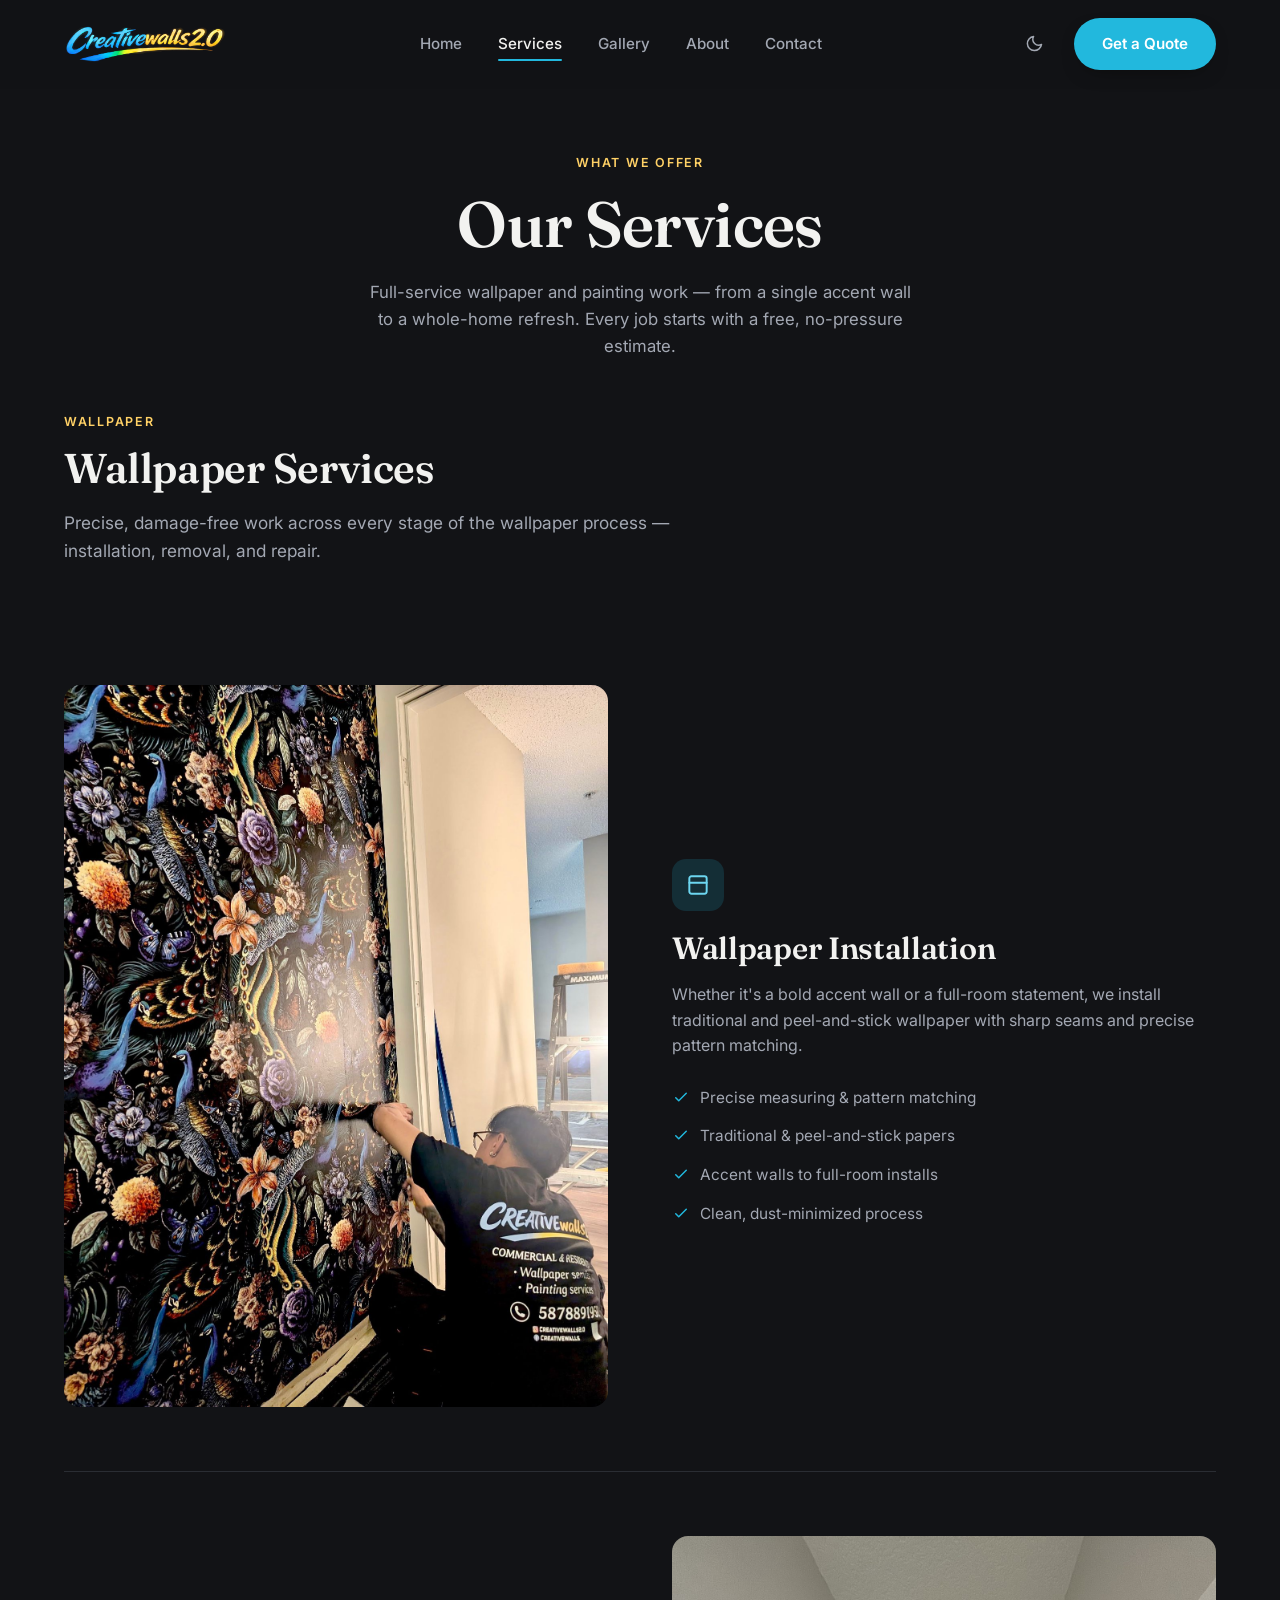
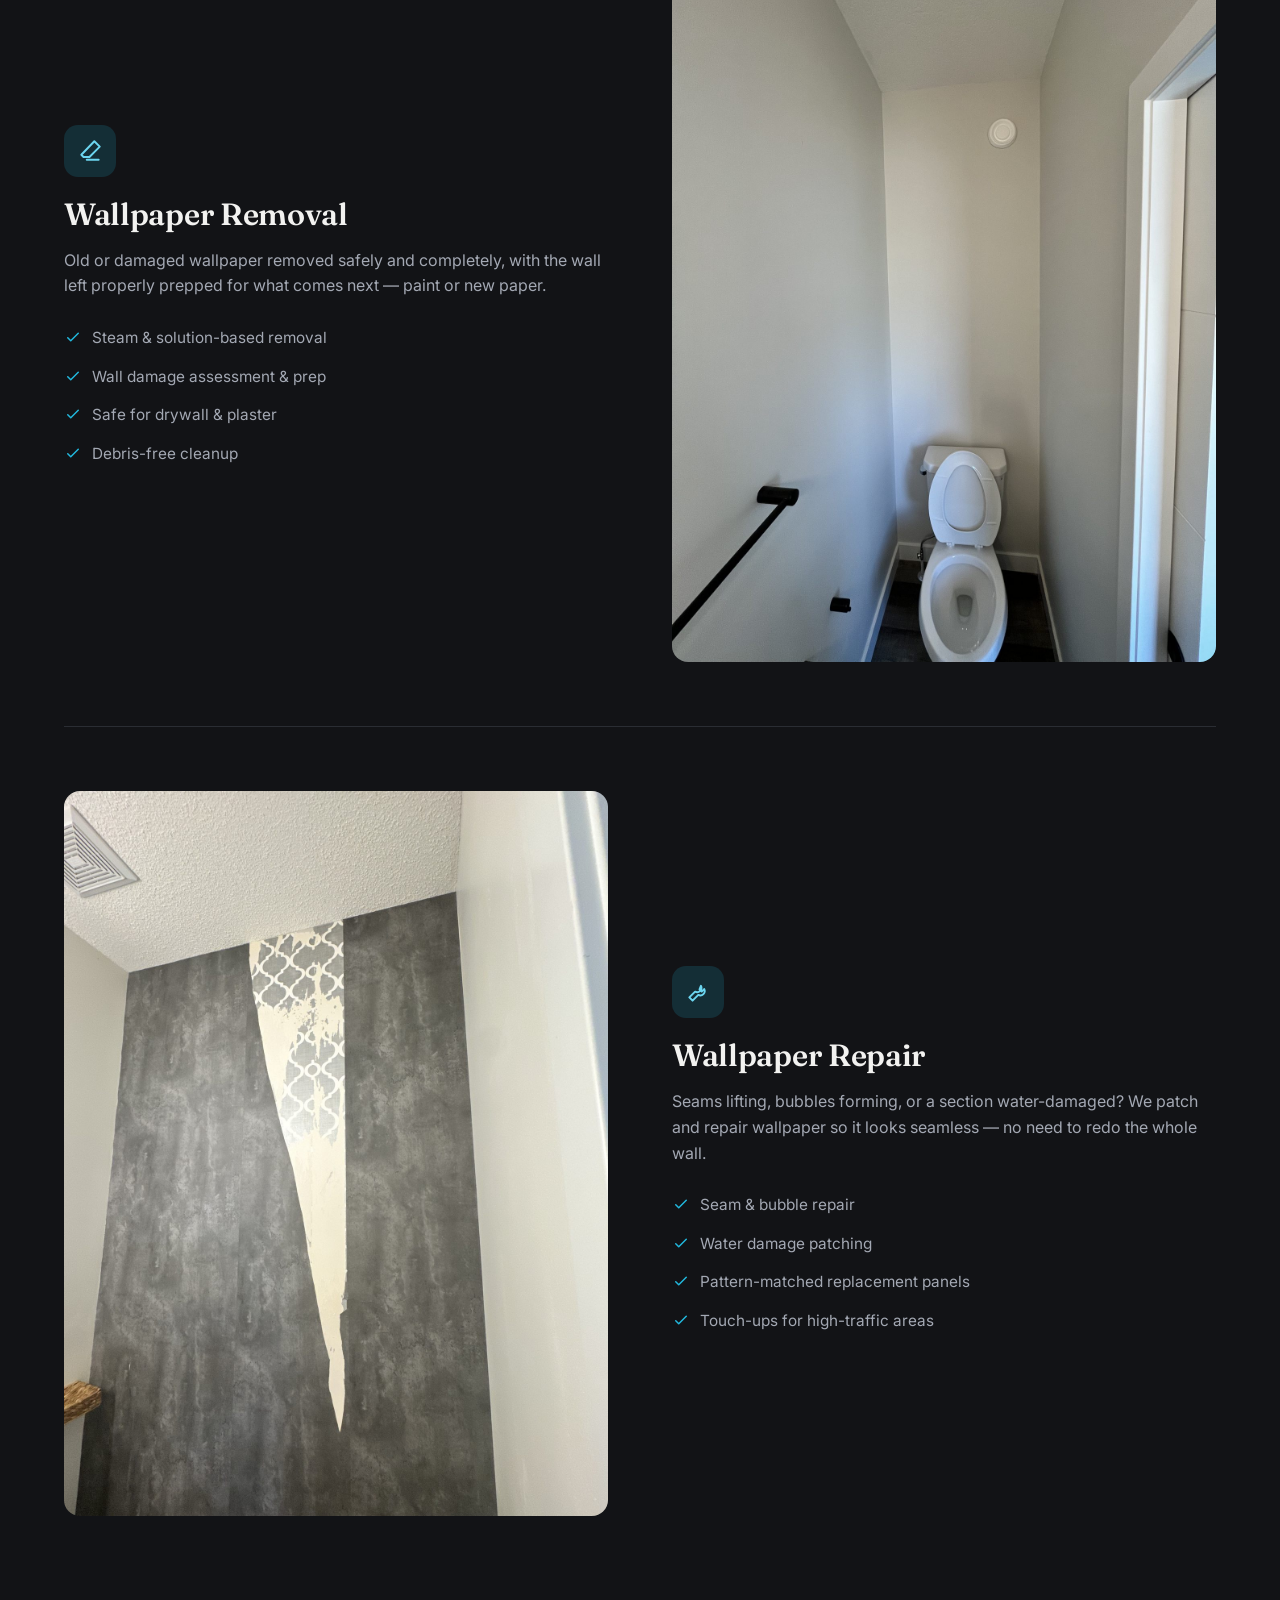
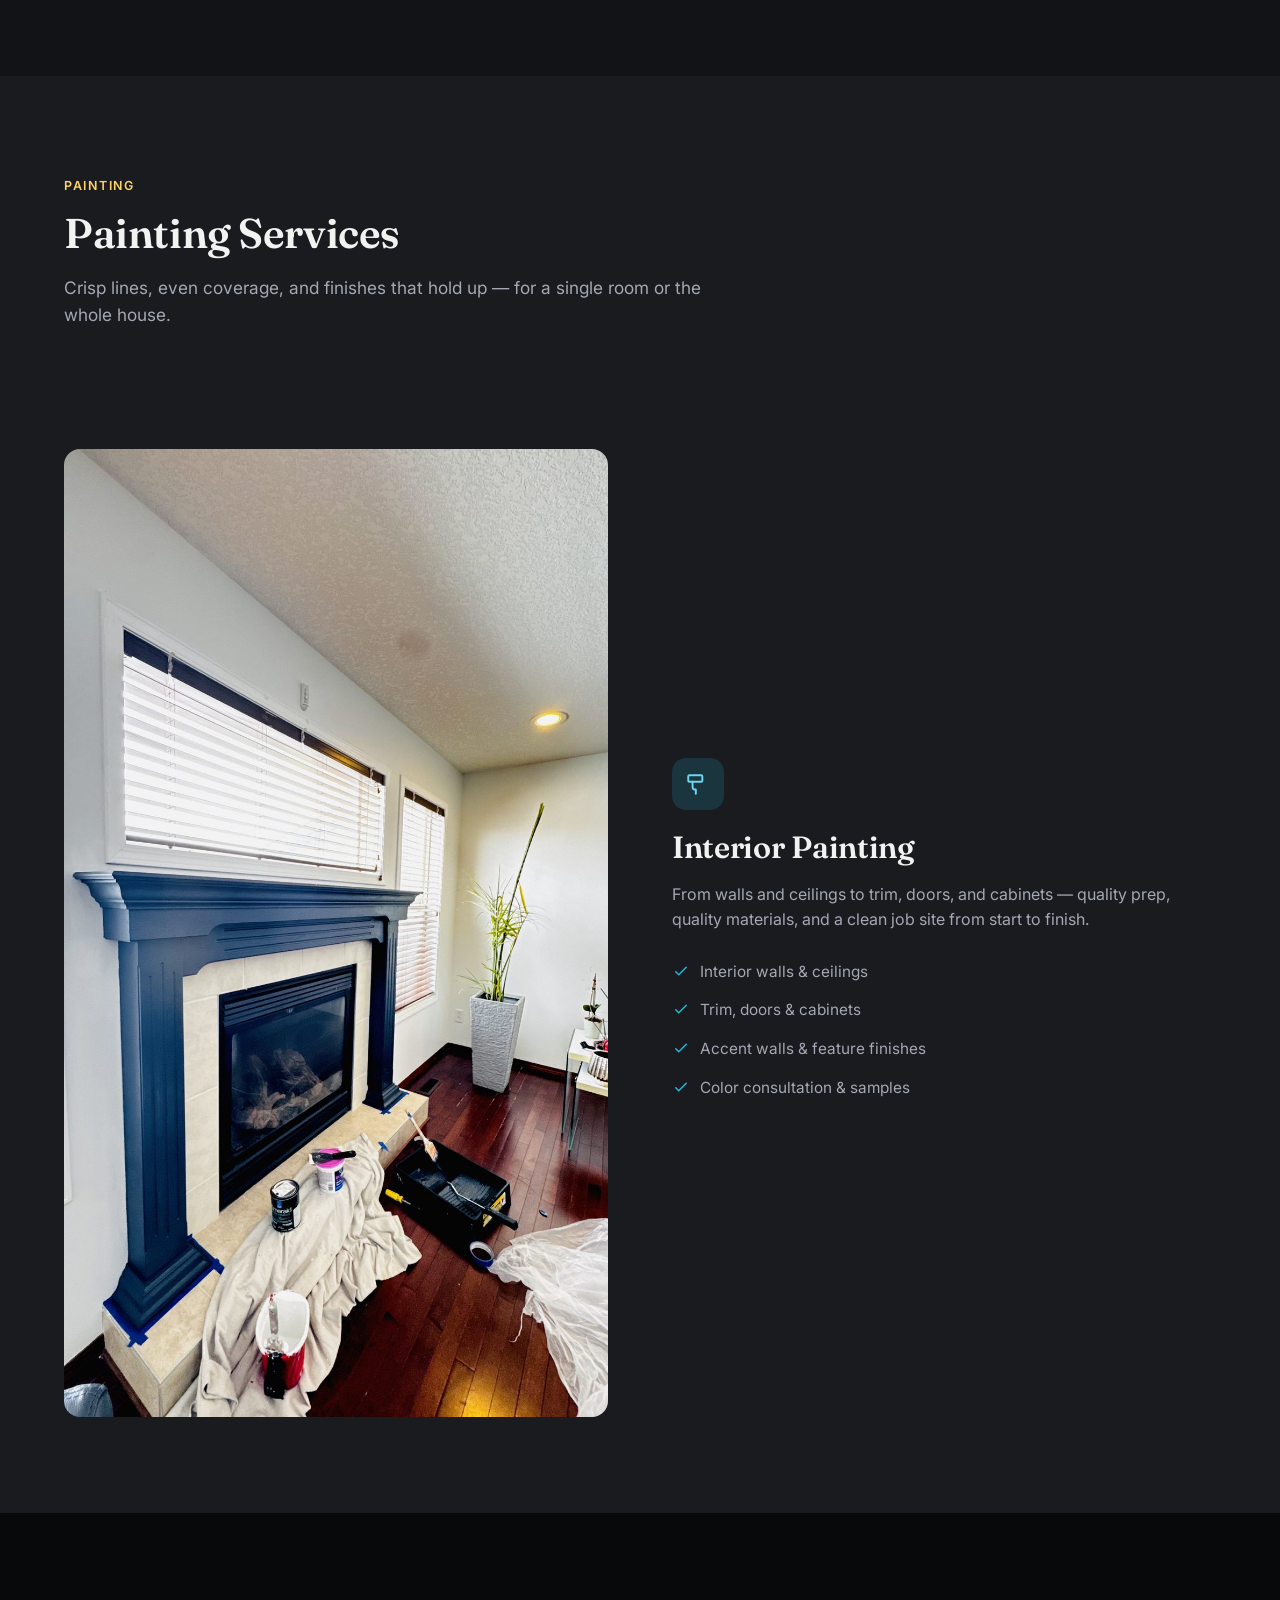
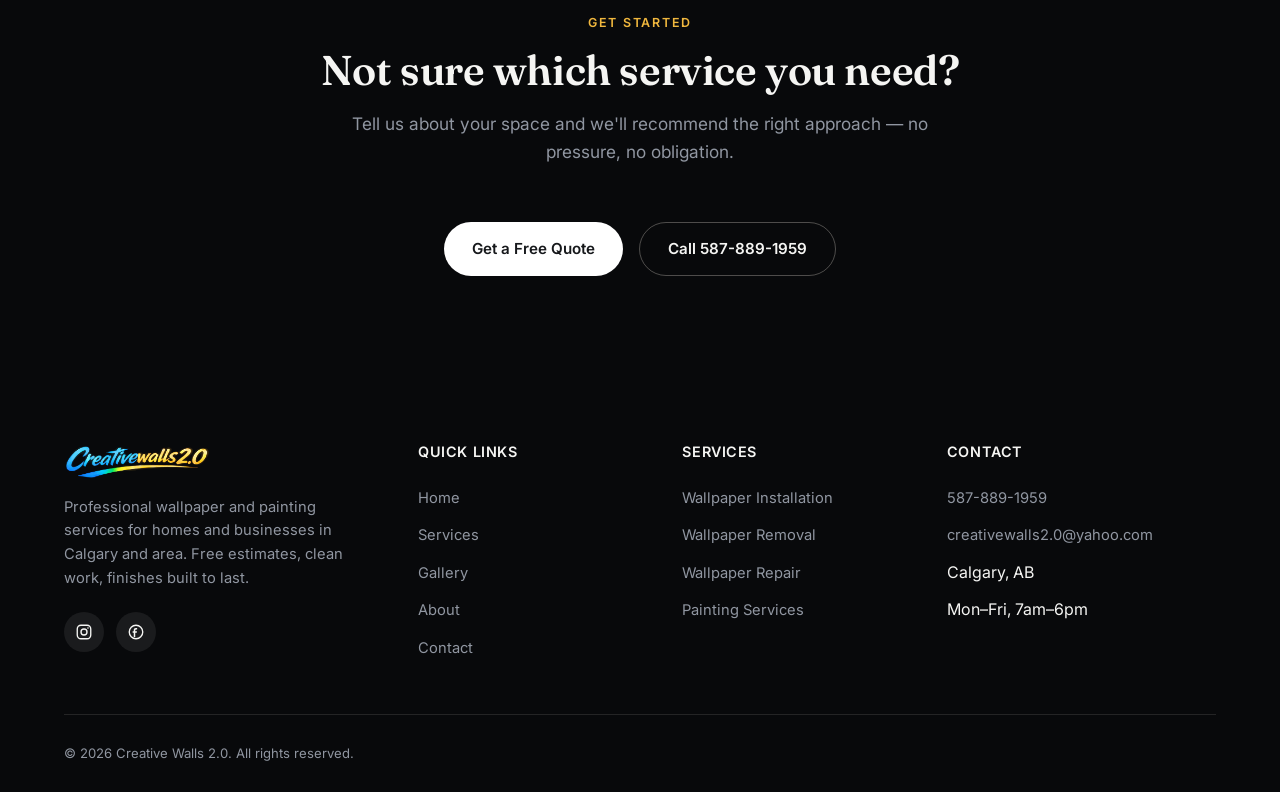
<file: services.html>
<!doctype html>
<html lang="en">
<head>
<meta charset="UTF-8" />
<script>try{var t=localStorage.getItem('cw2-theme')||'dark';document.documentElement.setAttribute('data-theme',t);}catch(e){}</script>
<meta name="viewport" content="width=device-width, initial-scale=1.0" />
<title>Services — Creative Walls 2.0</title>
<meta name="description" content="Wallpaper installation, removal, repair, and painting services from Creative Walls 2.0." />
<link rel="canonical" href="https://creative-walls.ca/services.html" />
<meta property="og:type" content="website" />
<meta property="og:locale" content="en_CA" />
<meta property="og:site_name" content="Creative Walls 2.0" />
<meta property="og:title" content="Services — Creative Walls 2.0" />
<meta property="og:description" content="Wallpaper installation, removal, repair, and painting services from Creative Walls 2.0." />
<meta property="og:url" content="https://creative-walls.ca/services.html" />
<meta property="og:image" content="https://creative-walls.ca/images/social-preview.jpg" />
<meta property="og:image:width" content="1200" />
<meta property="og:image:height" content="630" />
<meta property="og:image:alt" content="Creative Walls 2.0 — Walls, reimagined. Wallpaper and painting specialists in Calgary." />
<meta name="twitter:card" content="summary_large_image" />
<link rel="icon" href="/favicon.ico" sizes="48x48" />
<link rel="icon" type="image/png" sizes="32x32" href="/favicon-32x32.png" />
<link rel="apple-touch-icon" href="/apple-touch-icon.png" />
<link rel="preconnect" href="https://fonts.googleapis.com" />
<link rel="preconnect" href="https://fonts.gstatic.com" crossorigin />
<link href="https://fonts.googleapis.com/css2?family=Fraunces:opsz,wght@9..144,500;9..144,600;9..144,700&family=Inter:wght@400;500;600;700&display=swap" rel="stylesheet" />
<link rel="stylesheet" href="css/style.css" />
</head>
<body>

<header class="site-header">
  <nav class="nav">
    <a href="index.html" class="logo"><img src="images/logo/creativewalls-logo.png" alt="Creative Walls 2.0" /></a>
    <ul class="nav-links">
      <li><a href="index.html">Home</a></li>
      <li><a href="services.html">Services</a></li>
      <li><a href="gallery.html">Gallery</a></li>
      <li><a href="about.html">About</a></li>
      <li><a href="contact.html">Contact</a></li>
    </ul>
    <div class="nav-actions">
      <button class="theme-toggle" aria-label="Toggle dark mode">
        <svg class="icon-sun" viewBox="0 0 24 24" fill="none" stroke="currentColor" stroke-width="1.8" stroke-linecap="round"><circle cx="12" cy="12" r="4"/><path d="M12 2v2M12 20v2M4.9 4.9l1.4 1.4M17.7 17.7l1.4 1.4M2 12h2M20 12h2M4.9 19.1l1.4-1.4M17.7 6.3l1.4-1.4"/></svg>
        <svg class="icon-moon" viewBox="0 0 24 24" fill="none" stroke="currentColor" stroke-width="1.8" stroke-linecap="round" stroke-linejoin="round"><path d="M21 12.5A8.5 8.5 0 1111.5 3a7 7 0 009.5 9.5z"/></svg>
      </button>
      <a href="contact.html" class="btn btn-primary">Get a Quote</a>
      <button class="nav-toggle" aria-label="Toggle menu" aria-expanded="false">
        <svg viewBox="0 0 24 24" fill="none" stroke="currentColor" stroke-width="1.8" stroke-linecap="round"><path d="M4 7h16M4 12h16M4 17h16"/></svg>
      </button>
    </div>
  </nav>
</header>

<main>

  <div class="page-header container">
    <span class="eyebrow">What We Offer</span>
    <h1>Our Services</h1>
    <p>Full-service wallpaper and painting work — from a single accent wall to a whole-home refresh. Every job starts with a free, no-pressure estimate.</p>
  </div>

  <!-- Wallpaper Services -->
  <section id="wallpaper" class="container">
    <div class="section-head reveal">
      <span class="eyebrow">Wallpaper</span>
      <h2>Wallpaper Services</h2>
      <p>Precise, damage-free work across every stage of the wallpaper process — installation, removal, and repair.</p>
    </div>

    <div class="service-row reveal">
      <div class="service-row-media">
        <div class="photo"><img src="images/wallpaper/addingWallpaper.jpeg" alt="Installing dark floral wallpaper" /></div>
      </div>
      <div class="service-row-copy">
        <div class="icon-badge">
          <svg viewBox="0 0 24 24" fill="none" stroke="currentColor" stroke-width="1.8" stroke-linecap="round" stroke-linejoin="round"><rect x="4" y="4" width="16" height="16" rx="2"/><path d="M4 10h16"/></svg>
        </div>
        <h3>Wallpaper Installation</h3>
        <p>Whether it's a bold accent wall or a full-room statement, we install traditional and peel-and-stick wallpaper with sharp seams and precise pattern matching.</p>
        <ul>
          <li><svg viewBox="0 0 24 24" fill="none" stroke="currentColor" stroke-width="2" stroke-linecap="round" stroke-linejoin="round"><path d="M5 13l4 4L19 7"/></svg>Precise measuring &amp; pattern matching</li>
          <li><svg viewBox="0 0 24 24" fill="none" stroke="currentColor" stroke-width="2" stroke-linecap="round" stroke-linejoin="round"><path d="M5 13l4 4L19 7"/></svg>Traditional &amp; peel-and-stick papers</li>
          <li><svg viewBox="0 0 24 24" fill="none" stroke="currentColor" stroke-width="2" stroke-linecap="round" stroke-linejoin="round"><path d="M5 13l4 4L19 7"/></svg>Accent walls to full-room installs</li>
          <li><svg viewBox="0 0 24 24" fill="none" stroke="currentColor" stroke-width="2" stroke-linecap="round" stroke-linejoin="round"><path d="M5 13l4 4L19 7"/></svg>Clean, dust-minimized process</li>
        </ul>
      </div>
    </div>

    <div class="service-row reverse reveal">
      <div class="service-row-media">
        <div class="photo"><img src="images/wallpaper/bathroom1Before.jpg" alt="Bathroom wall stripped bare and prepped, ready for new wallpaper" /></div>
      </div>
      <div class="service-row-copy">
        <div class="icon-badge">
          <svg viewBox="0 0 24 24" fill="none" stroke="currentColor" stroke-width="1.8" stroke-linecap="round" stroke-linejoin="round"><path d="M16 3l5 5-9.5 9.5H6l-2-2L16 3z"/><path d="M9 20h11"/></svg>
        </div>
        <h3>Wallpaper Removal</h3>
        <p>Old or damaged wallpaper removed safely and completely, with the wall left properly prepped for what comes next — paint or new paper.</p>
        <ul>
          <li><svg viewBox="0 0 24 24" fill="none" stroke="currentColor" stroke-width="2" stroke-linecap="round" stroke-linejoin="round"><path d="M5 13l4 4L19 7"/></svg>Steam &amp; solution-based removal</li>
          <li><svg viewBox="0 0 24 24" fill="none" stroke="currentColor" stroke-width="2" stroke-linecap="round" stroke-linejoin="round"><path d="M5 13l4 4L19 7"/></svg>Wall damage assessment &amp; prep</li>
          <li><svg viewBox="0 0 24 24" fill="none" stroke="currentColor" stroke-width="2" stroke-linecap="round" stroke-linejoin="round"><path d="M5 13l4 4L19 7"/></svg>Safe for drywall &amp; plaster</li>
          <li><svg viewBox="0 0 24 24" fill="none" stroke="currentColor" stroke-width="2" stroke-linecap="round" stroke-linejoin="round"><path d="M5 13l4 4L19 7"/></svg>Debris-free cleanup</li>
        </ul>
      </div>
    </div>

    <div class="service-row reveal">
      <div class="service-row-media">
        <div class="photo"><img src="images/wallpaper/wallpaperRepair.jpg" alt="Damaged wallpaper panel with a torn section exposing the wall underneath" /></div>
      </div>
      <div class="service-row-copy">
        <div class="icon-badge">
          <svg viewBox="0 0 24 24" fill="none" stroke="currentColor" stroke-width="1.8" stroke-linecap="round" stroke-linejoin="round"><path d="M14.7 6.3a4 4 0 01-5.4 5.4L4 17l3 3 5.3-5.3a4 4 0 005.4-5.4l-2.3 2.3-2-2z"/></svg>
        </div>
        <h3>Wallpaper Repair</h3>
        <p>Seams lifting, bubbles forming, or a section water-damaged? We patch and repair wallpaper so it looks seamless — no need to redo the whole wall.</p>
        <ul>
          <li><svg viewBox="0 0 24 24" fill="none" stroke="currentColor" stroke-width="2" stroke-linecap="round" stroke-linejoin="round"><path d="M5 13l4 4L19 7"/></svg>Seam &amp; bubble repair</li>
          <li><svg viewBox="0 0 24 24" fill="none" stroke="currentColor" stroke-width="2" stroke-linecap="round" stroke-linejoin="round"><path d="M5 13l4 4L19 7"/></svg>Water damage patching</li>
          <li><svg viewBox="0 0 24 24" fill="none" stroke="currentColor" stroke-width="2" stroke-linecap="round" stroke-linejoin="round"><path d="M5 13l4 4L19 7"/></svg>Pattern-matched replacement panels</li>
          <li><svg viewBox="0 0 24 24" fill="none" stroke="currentColor" stroke-width="2" stroke-linecap="round" stroke-linejoin="round"><path d="M5 13l4 4L19 7"/></svg>Touch-ups for high-traffic areas</li>
        </ul>
      </div>
    </div>
  </section>

  <!-- Painting Services -->
  <section id="painting" class="section-alt">
    <div class="container">
      <div class="section-head reveal">
        <span class="eyebrow">Painting</span>
        <h2>Painting Services</h2>
        <p>Crisp lines, even coverage, and finishes that hold up — for a single room or the whole house.</p>
      </div>
      <div class="service-row reveal" style="border-bottom:none; padding-bottom:0;">
        <div class="service-row-media">
          <div class="photo"><img src="images/painting/mantleAfter.jpg" alt="Fireplace mantle freshly painted a rich navy blue" /></div>
        </div>
        <div class="service-row-copy">
          <div class="icon-badge">
            <svg viewBox="0 0 24 24" fill="none" stroke="currentColor" stroke-width="1.8" stroke-linecap="round" stroke-linejoin="round"><rect x="3" y="4" width="13" height="6" rx="1"/><path d="M7 10v5a2 2 0 002 2h1v4"/></svg>
          </div>
          <h3>Interior Painting</h3>
          <p>From walls and ceilings to trim, doors, and cabinets — quality prep, quality materials, and a clean job site from start to finish.</p>
          <ul>
            <li><svg viewBox="0 0 24 24" fill="none" stroke="currentColor" stroke-width="2" stroke-linecap="round" stroke-linejoin="round"><path d="M5 13l4 4L19 7"/></svg>Interior walls &amp; ceilings</li>
            <li><svg viewBox="0 0 24 24" fill="none" stroke="currentColor" stroke-width="2" stroke-linecap="round" stroke-linejoin="round"><path d="M5 13l4 4L19 7"/></svg>Trim, doors &amp; cabinets</li>
            <li><svg viewBox="0 0 24 24" fill="none" stroke="currentColor" stroke-width="2" stroke-linecap="round" stroke-linejoin="round"><path d="M5 13l4 4L19 7"/></svg>Accent walls &amp; feature finishes</li>
            <li><svg viewBox="0 0 24 24" fill="none" stroke="currentColor" stroke-width="2" stroke-linecap="round" stroke-linejoin="round"><path d="M5 13l4 4L19 7"/></svg>Color consultation &amp; samples</li>
          </ul>
        </div>
      </div>
    </div>
  </section>

  <!-- CTA band -->
  <section class="section-dark cta-band">
    <div class="container">
      <div class="section-head center reveal">
        <span class="eyebrow">Get Started</span>
        <h2>Not sure which service you need?</h2>
        <p>Tell us about your space and we'll recommend the right approach — no pressure, no obligation.</p>
      </div>
      <div class="hero-actions reveal">
        <a href="contact.html" class="btn btn-light">Get a Free Quote</a>
        <a href="tel:+15878891959" class="btn btn-outline">Call 587-889-1959</a>
      </div>
    </div>
  </section>

</main>

<footer class="site-footer section-dark">
  <div class="container">
    <div class="footer-grid">
      <div class="footer-brand">
        <a href="index.html" class="logo"><img src="images/logo/creativewalls-logo.png" alt="Creative Walls 2.0" /></a>
        <p>Professional wallpaper and painting services for homes and businesses in Calgary and area. Free estimates, clean work, finishes built to last.</p>
        <div class="social-links">
          <a href="https://instagram.com/creativewalls2.0" target="_blank" rel="noopener" aria-label="Creative Walls 2.0 on Instagram">
            <svg viewBox="0 0 24 24" fill="none" stroke="currentColor" stroke-width="1.8"><rect x="3" y="3" width="18" height="18" rx="5"/><circle cx="12" cy="12" r="4"/><circle cx="17.3" cy="6.7" r="1.1" fill="currentColor" stroke="none"/></svg>
          </a>
          <a href="https://www.facebook.com/profile.php?id=61556892240380" target="_blank" rel="noopener" aria-label="Creative Walls 2.0 on Facebook">
            <svg viewBox="0 0 24 24" fill="none" stroke="currentColor" stroke-width="1.8"><circle cx="12" cy="12" r="9"/><path d="M13.5 8.5h-1.2a1.3 1.3 0 00-1.3 1.3V11h2.3l-.3 2h-2v5.5h-2V13h-1.5v-2h1.5v-1.5c0-1.7 1-2.8 2.8-2.8h1.7z" fill="currentColor" stroke="none"/></svg>
          </a>
        </div>
      </div>
      <div class="footer-col">
        <h4>Quick Links</h4>
        <ul>
          <li><a href="index.html">Home</a></li>
          <li><a href="services.html">Services</a></li>
          <li><a href="gallery.html">Gallery</a></li>
          <li><a href="about.html">About</a></li>
          <li><a href="contact.html">Contact</a></li>
        </ul>
      </div>
      <div class="footer-col">
        <h4>Services</h4>
        <ul>
          <li><a href="services.html#wallpaper">Wallpaper Installation</a></li>
          <li><a href="services.html#wallpaper">Wallpaper Removal</a></li>
          <li><a href="services.html#wallpaper">Wallpaper Repair</a></li>
          <li><a href="services.html#painting">Painting Services</a></li>
        </ul>
      </div>
      <div class="footer-col">
        <h4>Contact</h4>
        <ul>
          <li><a href="tel:+15878891959">587-889-1959</a></li>
          <li><a href="mailto:creativewalls2.0@yahoo.com">creativewalls2.0@yahoo.com</a></li>
          <li>Calgary, AB</li>
          <li>Mon–Fri, 7am–6pm</li>
        </ul>
      </div>
    </div>
    <div class="footer-bottom">
      <span>© <span data-year></span> Creative Walls 2.0. All rights reserved.</span>
    </div>
  </div>
</footer>

<script src="js/main.js"></script>
</body>
</html>
</file>
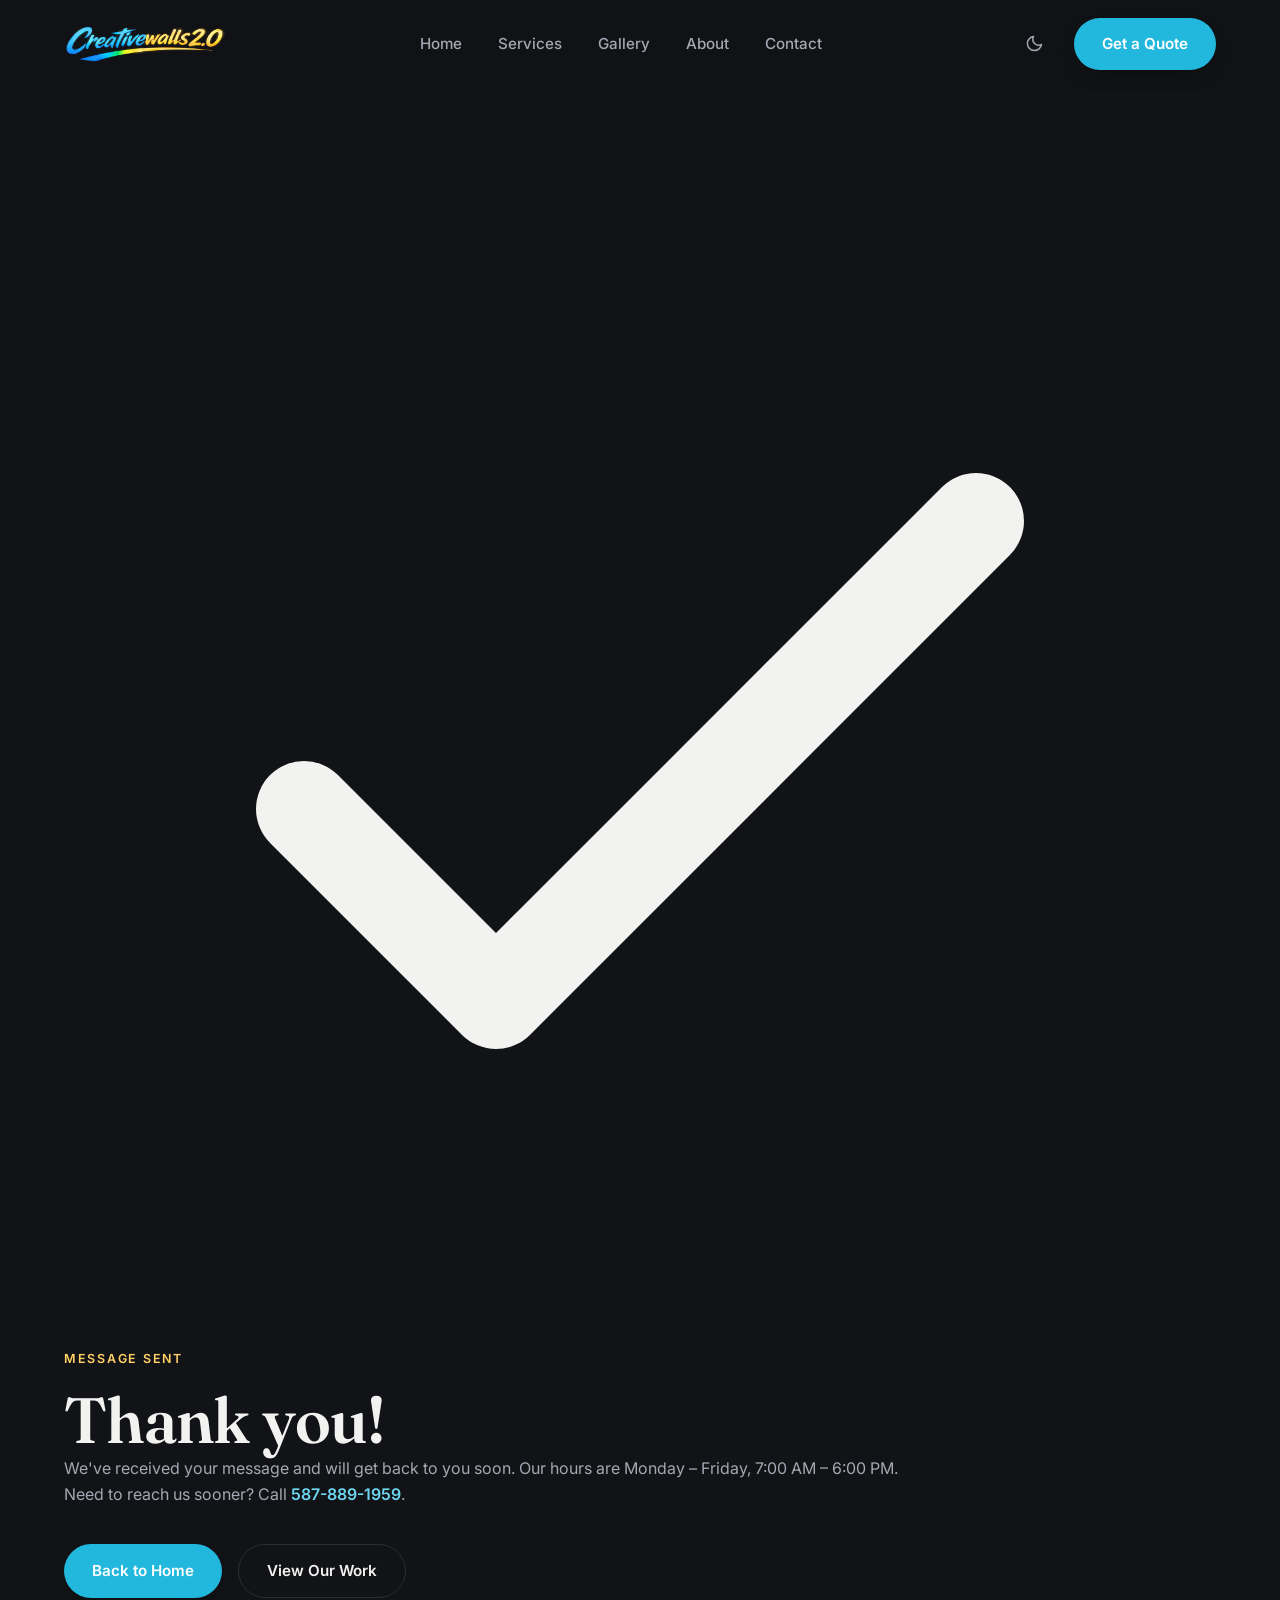
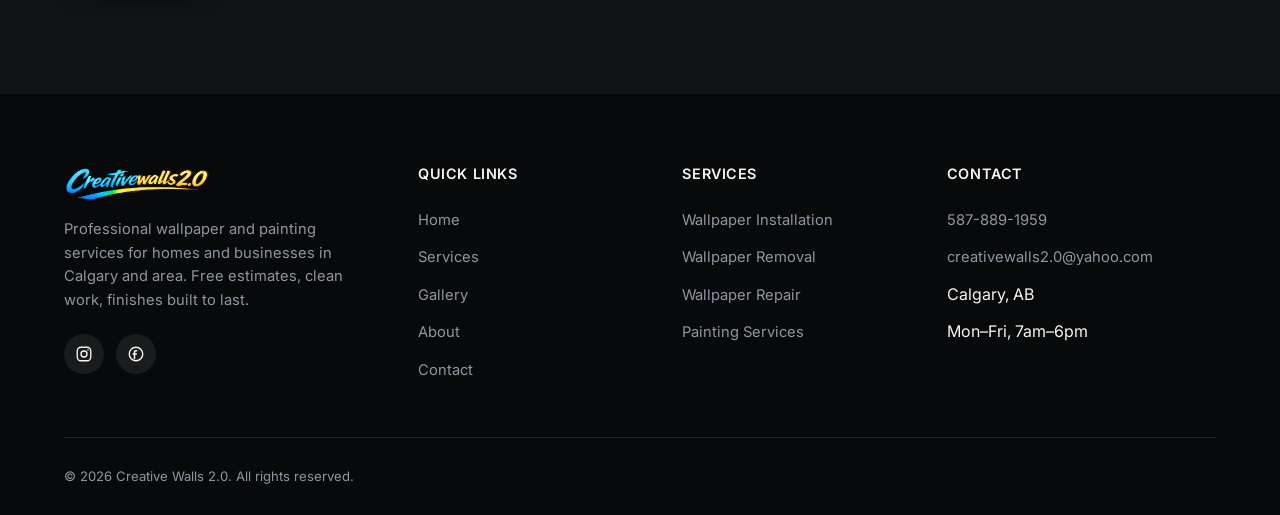
<file: thank-you.html>
<!doctype html>
<html lang="en">
<head>
<meta charset="UTF-8" />
<script>try{var t=localStorage.getItem('cw2-theme')||'dark';document.documentElement.setAttribute('data-theme',t);}catch(e){}</script>
<meta name="viewport" content="width=device-width, initial-scale=1.0" />
<title>Thank You — Creative Walls 2.0</title>
<meta name="description" content="Thanks for contacting Creative Walls 2.0." />
<meta name="robots" content="noindex" />
<link rel="preconnect" href="https://fonts.googleapis.com" />
<link rel="preconnect" href="https://fonts.gstatic.com" crossorigin />
<link href="https://fonts.googleapis.com/css2?family=Fraunces:opsz,wght@9..144,500;9..144,600;9..144,700&family=Inter:wght@400;500;600;700&display=swap" rel="stylesheet" />
<link rel="stylesheet" href="css/style.css" />
</head>
<body>

<header class="site-header">
  <nav class="nav">
    <a href="index.html" class="logo"><img src="images/logo/creativewalls-logo.png" alt="Creative Walls 2.0" /></a>
    <ul class="nav-links">
      <li><a href="index.html">Home</a></li>
      <li><a href="services.html">Services</a></li>
      <li><a href="gallery.html">Gallery</a></li>
      <li><a href="about.html">About</a></li>
      <li><a href="contact.html">Contact</a></li>
    </ul>
    <div class="nav-actions">
      <button class="theme-toggle" aria-label="Toggle dark mode">
        <svg class="icon-sun" viewBox="0 0 24 24" fill="none" stroke="currentColor" stroke-width="1.8" stroke-linecap="round"><circle cx="12" cy="12" r="4"/><path d="M12 2v2M12 20v2M4.9 4.9l1.4 1.4M17.7 17.7l1.4 1.4M2 12h2M20 12h2M4.9 19.1l1.4-1.4M17.7 6.3l1.4-1.4"/></svg>
        <svg class="icon-moon" viewBox="0 0 24 24" fill="none" stroke="currentColor" stroke-width="1.8" stroke-linecap="round" stroke-linejoin="round"><path d="M21 12.5A8.5 8.5 0 1111.5 3a7 7 0 009.5 9.5z"/></svg>
      </button>
      <a href="contact.html" class="btn btn-primary">Get a Quote</a>
      <button class="nav-toggle" aria-label="Toggle menu" aria-expanded="false">
        <svg viewBox="0 0 24 24" fill="none" stroke="currentColor" stroke-width="1.8" stroke-linecap="round"><path d="M4 7h16M4 12h16M4 17h16"/></svg>
      </button>
    </div>
  </nav>
</header>

<main>
  <section class="container thank-you">
    <div class="icon-badge">
      <svg viewBox="0 0 24 24" fill="none" stroke="currentColor" stroke-width="2" stroke-linecap="round" stroke-linejoin="round"><path d="M5 13l4 4L19 7"/></svg>
    </div>
    <span class="eyebrow">Message Sent</span>
    <h1>Thank you!</h1>
    <p>We've received your message and will get back to you soon. Our hours are Monday – Friday, 7:00 AM – 6:00 PM.</p>
    <p>Need to reach us sooner? Call <a href="tel:+15878891959" class="text-link">587-889-1959</a>.</p>
    <div class="hero-actions">
      <a href="index.html" class="btn btn-primary">Back to Home</a>
      <a href="gallery.html" class="btn btn-outline">View Our Work</a>
    </div>
  </section>
</main>

<footer class="site-footer section-dark">
  <div class="container">
    <div class="footer-grid">
      <div class="footer-brand">
        <a href="index.html" class="logo"><img src="images/logo/creativewalls-logo.png" alt="Creative Walls 2.0" /></a>
        <p>Professional wallpaper and painting services for homes and businesses in Calgary and area. Free estimates, clean work, finishes built to last.</p>
        <div class="social-links">
          <a href="https://instagram.com/creativewalls2.0" target="_blank" rel="noopener" aria-label="Creative Walls 2.0 on Instagram">
            <svg viewBox="0 0 24 24" fill="none" stroke="currentColor" stroke-width="1.8"><rect x="3" y="3" width="18" height="18" rx="5"/><circle cx="12" cy="12" r="4"/><circle cx="17.3" cy="6.7" r="1.1" fill="currentColor" stroke="none"/></svg>
          </a>
          <a href="https://facebook.com/Creativewalls" target="_blank" rel="noopener" aria-label="Creative Walls 2.0 on Facebook">
            <svg viewBox="0 0 24 24" fill="none" stroke="currentColor" stroke-width="1.8"><circle cx="12" cy="12" r="9"/><path d="M13.5 8.5h-1.2a1.3 1.3 0 00-1.3 1.3V11h2.3l-.3 2h-2v5.5h-2V13h-1.5v-2h1.5v-1.5c0-1.7 1-2.8 2.8-2.8h1.7z" fill="currentColor" stroke="none"/></svg>
          </a>
        </div>
      </div>
      <div class="footer-col">
        <h4>Quick Links</h4>
        <ul>
          <li><a href="index.html">Home</a></li>
          <li><a href="services.html">Services</a></li>
          <li><a href="gallery.html">Gallery</a></li>
          <li><a href="about.html">About</a></li>
          <li><a href="contact.html">Contact</a></li>
        </ul>
      </div>
      <div class="footer-col">
        <h4>Services</h4>
        <ul>
          <li><a href="services.html#wallpaper">Wallpaper Installation</a></li>
          <li><a href="services.html#wallpaper">Wallpaper Removal</a></li>
          <li><a href="services.html#wallpaper">Wallpaper Repair</a></li>
          <li><a href="services.html#painting">Painting Services</a></li>
        </ul>
      </div>
      <div class="footer-col">
        <h4>Contact</h4>
        <ul>
          <li><a href="tel:+15878891959">587-889-1959</a></li>
          <li><a href="mailto:creativewalls2.0@yahoo.com">creativewalls2.0@yahoo.com</a></li>
          <li>Calgary, AB</li>
          <li>Mon–Fri, 7am–6pm</li>
        </ul>
      </div>
    </div>
    <div class="footer-bottom">
      <span>© <span data-year></span> Creative Walls 2.0. All rights reserved.</span>
    </div>
  </div>
</footer>

<script src="js/main.js"></script>
</body>
</html>
</file>
<file: css/style.css>
/* ==========================================================================
   Creative Walls 2.0 — shared stylesheet
   ========================================================================== */

:root {
  --bg: #f7f7f8;
  --bg-alt: #ececef;
  --surface: #ffffff;
  --ink: #16181b;
  --ink-muted: #5c6270;
  --accent: #0ea5c7;
  --accent-ink: #0b7c93;
  --accent-soft: #d9f0f5;
  --gold: #e0a030;
  --gold-dark: #b87d1e;
  --gold-soft: #fbeac9;
  --line: #e2e4e8;
  --dark: #101114;
  --dark-ink: #f2f2f0;
  --dark-muted: #9aa0ac;
  --header-bg: rgba(250, 248, 244, 0.9);

  --font-serif: "Fraunces", Georgia, serif;
  --font-sans: "Inter", -apple-system, BlinkMacSystemFont, "Segoe UI", sans-serif;

  --radius: 16px;
  --radius-sm: 10px;
  --shadow: 0 20px 50px -20px rgba(30, 26, 23, 0.25);
  --shadow-sm: 0 8px 20px -10px rgba(30, 26, 23, 0.2);
  --container: 1200px;
}

[data-theme="dark"] {
  --bg: #121316;
  --bg-alt: #191b1f;
  --surface: #1c1f24;
  --ink: #f2f2f0;
  --ink-muted: #a3a8b3;
  --accent: #22b8dd;
  --accent-ink: #6cd6f0;
  --accent-soft: rgba(34, 184, 221, 0.16);
  --gold: #f0b73e;
  --gold-dark: #ffd166;
  --gold-soft: rgba(240, 183, 62, 0.18);
  --line: #2a2d33;
  --dark: #08090b;
  --dark-ink: #f5f5f3;
  --dark-muted: #9096a1;
  --header-bg: rgba(18, 19, 22, 0.85);
  --shadow: 0 20px 50px -20px rgba(0, 0, 0, 0.6);
  --shadow-sm: 0 8px 20px -10px rgba(0, 0, 0, 0.5);
}

body { transition: background-color 0.25s ease, color 0.25s ease; }

/* ---------- Reset ---------- */
* { box-sizing: border-box; margin: 0; padding: 0; }
html { scroll-behavior: smooth; }
body {
  font-family: var(--font-sans);
  background: var(--bg);
  color: var(--ink);
  line-height: 1.6;
  -webkit-font-smoothing: antialiased;
}
img { max-width: 100%; display: block; }
a { color: inherit; text-decoration: none; }
ul { list-style: none; }
button { font: inherit; cursor: pointer; border: none; background: none; }
h1, h2, h3, h4 {
  font-family: var(--font-serif);
  font-weight: 600;
  line-height: 1.15;
  letter-spacing: -0.01em;
}
h1 { font-size: clamp(2.4rem, 5vw, 4rem); }
h2 { font-size: clamp(1.9rem, 3.4vw, 2.6rem); }
h3 { font-size: clamp(1.2rem, 2vw, 1.5rem); }
p { color: var(--ink-muted); }

.container {
  max-width: var(--container);
  margin: 0 auto;
  padding-left: 24px;
  padding-right: 24px;
}
.page-header + section { padding-top: 0; }

section { padding: 96px 0; }
.section-alt { background: var(--bg-alt); }
.section-dark { background: var(--dark); color: var(--dark-ink); }
.section-dark p { color: var(--dark-muted); }
.section-dark h2, .section-dark h3 { color: var(--dark-ink); }

.eyebrow {
  display: inline-block;
  font-size: 0.78rem;
  font-weight: 600;
  letter-spacing: 0.14em;
  text-transform: uppercase;
  color: var(--gold-dark);
  margin-bottom: 14px;
}
.section-dark .eyebrow { color: var(--gold); }

.section-head {
  max-width: 640px;
  margin: 0 0 56px;
}
.section-head.center { margin-left: auto; margin-right: auto; text-align: center; }
.section-head p { margin-top: 16px; font-size: 1.08rem; }

/* ---------- Buttons ---------- */
.btn {
  display: inline-flex;
  align-items: center;
  gap: 8px;
  padding: 14px 28px;
  border-radius: 999px;
  font-weight: 600;
  font-size: 0.95rem;
  transition: transform 0.2s ease, box-shadow 0.2s ease, background 0.2s ease, color 0.2s ease;
  white-space: nowrap;
}
.btn-primary {
  background: var(--accent);
  color: #fff;
  box-shadow: var(--shadow-sm);
}
.btn-primary:hover { background: var(--accent-ink); transform: translateY(-2px); }
.btn-outline {
  background: transparent;
  color: var(--ink);
  border: 1.5px solid var(--line);
}
.btn-outline:hover { border-color: var(--ink); transform: translateY(-2px); }
.section-dark .btn-outline { color: var(--dark-ink); border-color: rgba(237, 231, 221, 0.3); }
.section-dark .btn-outline:hover { border-color: var(--dark-ink); }
.btn-light {
  background: #fff;
  color: #16181b;
}
.btn-light:hover { transform: translateY(-2px); box-shadow: var(--shadow-sm); }

/* ---------- Image placeholders (swap for real photos in /images) ---------- */
.img-placeholder {
  position: relative;
  border-radius: var(--radius);
  overflow: hidden;
  background: linear-gradient(135deg, var(--accent-soft), var(--accent) 130%);
  min-height: 220px;
}
.img-placeholder::after {
  content: "";
  position: absolute;
  inset: 0;
  opacity: 0.15;
  background-image: repeating-linear-gradient(
    45deg,
    #fff 0px,
    #fff 2px,
    transparent 2px,
    transparent 26px
  );
}
.img-placeholder.ph-b { background: linear-gradient(135deg, #dfe1e4, var(--ink) 150%); }
.img-placeholder.ph-c { background: linear-gradient(135deg, var(--accent), var(--accent-ink) 130%); }
.img-placeholder.ph-d { background: linear-gradient(135deg, var(--gold-soft), var(--gold) 140%); }

/* ---------- Real photos (used in place of placeholders once available) ---------- */
.photo {
  border-radius: var(--radius);
  overflow: hidden;
}
.photo img {
  width: 100%;
  height: 100%;
  object-fit: cover;
  display: block;
}
.gallery-item .photo { min-height: 260px; aspect-ratio: 4 / 5; }
.gallery-item .photo img { min-height: 260px; transition: transform 0.35s ease; }
.gallery-item:hover .photo img { transform: scale(1.03); }
.hero-media .photo, .hero-media .photo img { min-height: 480px; }
.service-row-media .photo, .service-row-media .photo img { min-height: 360px; }
.about-hero .photo, .about-hero .photo img { min-height: 420px; }
.preview-strip .photo, .preview-strip .photo img { min-height: 140px; }
.preview-strip .photo:nth-child(1), .preview-strip .photo:nth-child(4) { grid-row: span 2; }
.preview-strip .photo:nth-child(1) img, .preview-strip .photo:nth-child(4) img { min-height: 300px; }
.lightbox-inner .photo img { min-height: 60vh; max-height: 78vh; width: auto; margin: 0 auto; object-fit: contain; }

/* ---------- Nav ---------- */
.site-header {
  position: sticky;
  top: 0;
  z-index: 100;
  background: var(--header-bg);
  backdrop-filter: blur(10px);
  border-bottom: 1px solid transparent;
  transition: background-color 0.25s ease, border-color 0.2s ease, box-shadow 0.2s ease;
}
.site-header.is-scrolled {
  border-bottom-color: var(--line);
  box-shadow: 0 4px 20px -10px rgba(30, 26, 23, 0.15);
}
.nav {
  display: flex;
  align-items: center;
  justify-content: space-between;
  padding: 18px 24px;
  max-width: var(--container);
  margin: 0 auto;
}
.logo {
  display: flex;
  align-items: center;
}
.logo img {
  height: 40px;
  width: auto;
  display: block;
}
.footer-brand .logo img { height: 36px; }
.nav-links {
  display: flex;
  align-items: center;
  gap: 36px;
}
.nav-links a {
  font-size: 0.95rem;
  font-weight: 500;
  color: var(--ink-muted);
  position: relative;
  padding: 4px 0;
  transition: color 0.2s ease;
}
.nav-links a:hover, .nav-links a.active { color: var(--ink); }
.nav-links a.active::after {
  content: "";
  position: absolute;
  left: 0; right: 0; bottom: -4px;
  height: 2px;
  background: var(--accent);
  border-radius: 2px;
}
.nav-actions { display: flex; align-items: center; gap: 20px; }
.theme-toggle {
  width: 40px; height: 40px;
  border-radius: 50%;
  display: flex; align-items: center; justify-content: center;
  color: var(--ink-muted);
  transition: background 0.2s ease, color 0.2s ease;
  flex-shrink: 0;
}
.theme-toggle:hover { background: var(--bg-alt); color: var(--ink); }
.theme-toggle svg { width: 20px; height: 20px; }
.theme-toggle .icon-moon { display: none; }
[data-theme="dark"] .theme-toggle .icon-sun { display: none; }
[data-theme="dark"] .theme-toggle .icon-moon { display: block; }
.nav-toggle {
  display: none;
  width: 40px; height: 40px;
  align-items: center; justify-content: center;
  color: var(--ink);
}
.nav-toggle svg { width: 22px; height: 22px; }

/* ---------- Hero ---------- */
.hero {
  padding-top: 72px;
  padding-bottom: 96px;
  display: grid;
  grid-template-columns: 1.1fr 1fr;
  gap: 56px;
  align-items: center;
}
.hero-copy p { font-size: 1.15rem; max-width: 480px; margin-top: 20px; }
.hero-actions { display: flex; gap: 16px; margin-top: 36px; flex-wrap: wrap; }
.hero-stats {
  display: flex;
  gap: 40px;
  margin-top: 56px;
  padding-top: 32px;
  border-top: 1px solid var(--line);
}
.hero-stats .stat b {
  display: block;
  font-family: var(--font-serif);
  font-size: 1.8rem;
  color: var(--ink);
}
.hero-stats .stat span { font-size: 0.85rem; color: var(--ink-muted); }
.hero-media .img-placeholder { min-height: 480px; }

/* ---------- Trust bar ---------- */
.trust-bar {
  padding: 28px 0;
  border-top: 1px solid var(--line);
  border-bottom: 1px solid var(--line);
}
.trust-grid {
  display: grid;
  grid-template-columns: repeat(4, 1fr);
  gap: 24px;
  max-width: var(--container);
  margin: 0 auto;
  padding: 0 24px;
}
.trust-item {
  display: flex;
  align-items: center;
  gap: 12px;
  font-size: 0.92rem;
  font-weight: 600;
  color: var(--ink);
}
.trust-item svg { width: 22px; height: 22px; color: var(--accent); flex-shrink: 0; }

/* ---------- Cards ---------- */
.grid-2 { display: grid; grid-template-columns: repeat(2, 1fr); gap: 28px; }
.grid-3 { display: grid; grid-template-columns: repeat(3, 1fr); gap: 28px; }
.grid-4 { display: grid; grid-template-columns: repeat(4, 1fr); gap: 24px; }

.service-card {
  background: var(--surface);
  border-radius: var(--radius);
  padding: 36px 32px;
  border: 1px solid var(--line);
  transition: transform 0.25s ease, box-shadow 0.25s ease;
}
.service-card:hover { transform: translateY(-6px); box-shadow: var(--shadow); }
.service-card .icon-badge {
  width: 52px; height: 52px;
  border-radius: 14px;
  background: var(--accent-soft);
  display: flex; align-items: center; justify-content: center;
  margin-bottom: 22px;
}
.service-card .icon-badge svg { width: 26px; height: 26px; color: var(--accent-ink); }
.service-card h3 { margin-bottom: 10px; }
.service-card p { font-size: 0.96rem; margin-bottom: 18px; }
.service-card ul li {
  display: flex; align-items: center; gap: 10px;
  font-size: 0.92rem; color: var(--ink-muted);
  padding: 6px 0;
}
.service-card ul li svg { width: 16px; height: 16px; color: var(--accent); flex-shrink: 0; }
.service-card .link-more {
  display: inline-flex; align-items: center; gap: 6px;
  margin-top: 20px; font-weight: 600; font-size: 0.9rem; color: var(--accent-ink);
}

.value-card { text-align: center; padding: 8px; }
.value-card .icon-badge {
  width: 56px; height: 56px; margin: 0 auto 18px;
  border-radius: 50%;
  background: var(--accent-soft);
  display: flex; align-items: center; justify-content: center;
}
.value-card .icon-badge svg { width: 26px; height: 26px; color: var(--accent-ink); }
.value-card p { font-size: 0.92rem; }

/* ---------- Service detail rows ---------- */
.service-row {
  display: grid;
  grid-template-columns: 1fr 1fr;
  gap: 64px;
  align-items: center;
  padding: 64px 0;
  border-bottom: 1px solid var(--line);
}
.service-row:last-child { border-bottom: none; }
.service-row.reverse .service-row-media { order: 2; }
.service-row-media .img-placeholder { min-height: 360px; }
.service-row-copy .icon-badge {
  width: 52px; height: 52px; border-radius: 14px;
  background: var(--accent-soft);
  display: flex; align-items: center; justify-content: center;
  margin-bottom: 20px;
}
.service-row-copy .icon-badge svg { width: 26px; height: 26px; color: var(--accent-ink); }
.service-row-copy h3 { font-size: clamp(1.5rem, 2.4vw, 2rem); margin-bottom: 16px; }
.service-row-copy p { margin-bottom: 16px; }
.service-row-copy ul { margin-top: 20px; }
.service-row-copy ul li {
  display: flex; align-items: flex-start; gap: 10px;
  padding: 7px 0; font-size: 0.96rem; color: var(--ink-muted);
}
.service-row-copy ul li svg { width: 18px; height: 18px; color: var(--accent); flex-shrink: 0; margin-top: 2px; }

/* ---------- About ---------- */
.about-hero { display: grid; grid-template-columns: 1fr 1fr; gap: 56px; align-items: center; }
.about-hero .hero-media { align-self: stretch; }
.about-hero .hero-media .photo { height: 100%; }

/* Two-photo collage on the About page */
.about-photos { position: relative; align-self: stretch; min-height: 640px; }
.about-photos .photo { position: absolute; min-height: 0; }
.about-photos .photo img { min-height: 0; }
.about-photos .photo-main { top: 0; left: 0; width: 76%; height: 82%; }
.about-photos .photo-second {
  bottom: 0; right: 0;
  width: 58%; height: 48%;
  border: 6px solid var(--bg);
  box-shadow: var(--shadow);
}
.about-hero .img-placeholder { min-height: 420px; }

/* ---------- Gallery ---------- */
.filter-bar {
  display: flex; gap: 12px; flex-wrap: wrap;
  margin-bottom: 44px;
}
.filter-btn {
  padding: 10px 22px;
  border-radius: 999px;
  border: 1.5px solid var(--line);
  font-weight: 600; font-size: 0.9rem;
  color: var(--ink-muted);
  transition: all 0.2s ease;
}
.filter-btn:hover { border-color: var(--ink); color: var(--ink); }
.filter-btn.active { background: var(--accent); border-color: var(--accent); color: #fff; }

.gallery-grid {
  display: grid;
  grid-template-columns: repeat(3, 1fr);
  gap: 22px;
}
.gallery-item {
  cursor: pointer;
}
.gallery-item .img-placeholder { min-height: 260px; margin-bottom: 0; transition: transform 0.35s ease; }
.gallery-item:hover .img-placeholder { transform: scale(1.03); }
.gallery-item figcaption {
  font-size: 0.85rem;
  font-weight: 600;
  margin-top: 10px;
  color: var(--ink-muted);
}
.gallery-item.is-hidden { display: none; }

.lightbox {
  position: fixed; inset: 0;
  background: rgba(20, 17, 15, 0.92);
  display: none;
  align-items: center; justify-content: center;
  z-index: 200;
  padding: 40px;
}
.lightbox.is-open { display: flex; }
.lightbox-inner {
  max-width: 900px; width: 100%;
}
.lightbox-inner .img-placeholder { min-height: 60vh; }
.lightbox-close {
  position: absolute; top: 28px; right: 32px;
  width: 44px; height: 44px;
  border-radius: 50%;
  background: rgba(255,255,255,0.1);
  display: flex; align-items: center; justify-content: center;
}
.lightbox-close svg { width: 20px; height: 20px; color: #fff; }
.lightbox-caption { color: var(--dark-muted); text-align: center; margin-top: 18px; }

/* ---------- Gallery preview strip (home) ---------- */
.preview-strip {
  display: grid;
  grid-template-columns: repeat(6, 1fr);
  gap: 16px;
}
.preview-strip .img-placeholder { min-height: 140px; }
.preview-strip .img-placeholder:nth-child(1),
.preview-strip .img-placeholder:nth-child(4) { grid-row: span 2; min-height: 300px; }

/* ---------- Reviews carousel ---------- */
.carousel { max-width: 820px; margin: 0 auto; }
.carousel-viewport {
  overflow: hidden;
  background: var(--surface);
  border: 1px solid var(--line);
  border-radius: var(--radius);
  touch-action: pan-y;
}
.carousel-track {
  display: flex;
  transition: transform 0.6s cubic-bezier(0.22, 0.61, 0.36, 1);
}
.review-card {
  flex: 0 0 100%;
  padding: 52px 56px;
  text-align: center;
  display: flex;
  flex-direction: column;
  align-items: center;
  justify-content: center;
}
.review-card .stars {
  color: var(--gold);
  font-size: 1.35rem;
  letter-spacing: 5px;
}
.review-card blockquote {
  font-family: var(--font-serif);
  font-size: clamp(1.15rem, 2.2vw, 1.6rem);
  font-weight: 500;
  line-height: 1.45;
  color: var(--ink);
  margin: 22px 0 26px;
  max-width: 660px;
}
.review-card figcaption {
  font-size: 0.95rem;
  font-weight: 600;
  letter-spacing: 0.04em;
  color: var(--ink-muted);
}
.carousel-controls {
  display: flex;
  align-items: center;
  justify-content: center;
  gap: 20px;
  margin-top: 28px;
}
.carousel-btn {
  width: 44px; height: 44px;
  border-radius: 50%;
  border: 1.5px solid var(--line);
  color: var(--ink);
  display: flex; align-items: center; justify-content: center;
  transition: background 0.2s ease, border-color 0.2s ease, color 0.2s ease;
}
.carousel-btn:hover { background: var(--accent); border-color: var(--accent); color: #fff; }
.carousel-btn svg { width: 18px; height: 18px; }
.carousel-dots { display: flex; gap: 10px; align-items: center; }
.carousel-dot {
  width: 10px; height: 10px;
  border-radius: 999px;
  background: var(--line);
  transition: width 0.3s ease, background 0.3s ease;
}
.carousel-dot:hover { background: var(--ink-muted); }
.carousel-dot.is-active { width: 28px; background: var(--accent); }
.carousel-btn:focus-visible, .carousel-dot:focus-visible { outline: 2px solid var(--accent); outline-offset: 3px; }
@media (max-width: 720px) {
  .review-card { padding: 36px 24px; }
}
@keyframes review-fade { from { opacity: 0; } to { opacity: 1; } }
@media (prefers-reduced-motion: reduce) {
  .carousel-track { transition: none; }
  .review-card.is-active { animation: review-fade 0.7s ease; }
}

/* ---------- CTA band ---------- */
.cta-band {
  text-align: center;
}
.cta-band .section-head { margin-left: auto; margin-right: auto; }
.cta-band .hero-actions { justify-content: center; }

/* ---------- Contact ---------- */
.contact-grid {
  display: grid;
  grid-template-columns: 0.85fr 1.15fr;
  gap: 64px;
}
.contact-info-item {
  display: flex; gap: 16px; align-items: flex-start;
  padding: 20px 0;
  border-bottom: 1px solid var(--line);
}
.contact-info-item .icon-badge {
  width: 44px; height: 44px; border-radius: 12px;
  background: var(--accent-soft);
  display: flex; align-items: center; justify-content: center;
  flex-shrink: 0;
}
.contact-info-item .icon-badge svg { width: 20px; height: 20px; color: var(--accent-ink); }
.contact-info-item h4 { font-family: var(--font-sans); font-size: 0.95rem; margin-bottom: 4px; }
.contact-info-item p { font-size: 0.94rem; }

.map-frame {
  border-radius: var(--radius);
  overflow: hidden;
  border: 1px solid var(--line);
  margin-top: 32px;
}
.map-frame iframe { display: block; }

.contact-form {
  background: var(--surface);
  border: 1px solid var(--line);
  border-radius: var(--radius);
  padding: 44px;
}
.form-row { display: grid; grid-template-columns: 1fr 1fr; gap: 20px; }
.field { margin-bottom: 22px; }
.field label {
  display: block; font-size: 0.85rem; font-weight: 600;
  margin-bottom: 8px; color: var(--ink);
}
.field input, .field select, .field textarea {
  width: 100%;
  padding: 13px 16px;
  border: 1.5px solid var(--line);
  border-radius: var(--radius-sm);
  font: inherit;
  color: var(--ink);
  background: var(--bg);
  transition: border-color 0.2s ease;
}
.field input:focus, .field select:focus, .field textarea:focus {
  outline: none;
  border-color: var(--accent);
}
.field textarea { resize: vertical; min-height: 130px; }
.form-note { font-size: 0.82rem; color: var(--ink-muted); margin-top: 14px; }

/* ---------- Centered message pages (thank-you, 404) ---------- */
.center-page {
  min-height: 60vh;
  display: flex;
  flex-direction: column;
  align-items: center;
  justify-content: center;
  text-align: center;
}
.center-page .icon-badge {
  width: 64px; height: 64px;
  border-radius: 50%;
  background: var(--accent-soft);
  display: flex; align-items: center; justify-content: center;
  margin-bottom: 20px;
}
.center-page .icon-badge svg { width: 30px; height: 30px; color: var(--accent-ink); }
.center-page p { max-width: 520px; margin-top: 16px; font-size: 1.05rem; }
.center-page .hero-actions { justify-content: center; }
.text-link { color: var(--accent-ink); font-weight: 600; white-space: nowrap; }

/* ---------- Footer ---------- */
.site-footer { padding: 72px 0 28px; }
.footer-grid {
  display: grid;
  grid-template-columns: 1.4fr 1fr 1fr 1.2fr;
  gap: 40px;
  padding-bottom: 48px;
  border-bottom: 1px solid rgba(237, 231, 221, 0.12);
}
.footer-brand p { margin-top: 16px; max-width: 280px; font-size: 0.92rem; }
.social-links { display: flex; gap: 12px; margin-top: 22px; }
.social-links a {
  width: 40px; height: 40px;
  border-radius: 50%;
  background: rgba(242, 242, 240, 0.08);
  display: flex; align-items: center; justify-content: center;
  transition: background 0.2s ease, transform 0.2s ease;
}
.social-links a:hover { background: var(--accent); transform: translateY(-2px); }
.social-links svg { width: 18px; height: 18px; color: var(--dark-ink); }
.footer-col h4 { font-family: var(--font-sans); font-size: 0.9rem; letter-spacing: 0.04em; text-transform: uppercase; margin-bottom: 18px; color: var(--dark-ink); }
.footer-col li { padding: 6px 0; }
.footer-col a { font-size: 0.92rem; color: var(--dark-muted); transition: color 0.2s ease; }
.footer-col a:hover { color: var(--dark-ink); }
.footer-bottom {
  display: flex; justify-content: space-between; align-items: center;
  padding-top: 28px;
  font-size: 0.82rem;
  color: var(--dark-muted);
  flex-wrap: wrap;
  gap: 12px;
}

/* ---------- Page header (interior pages) ---------- */
.page-header {
  padding-top: 64px;
  padding-bottom: 48px;
  text-align: center;
}
.page-header .eyebrow { display: block; }
.page-header p { max-width: 560px; margin: 18px auto 0; font-size: 1.05rem; }

/* ---------- Reveal animation ---------- */
.reveal {
  opacity: 0;
  transform: translateY(18px);
  transition: opacity 0.6s ease, transform 0.6s ease;
}
.reveal.is-visible { opacity: 1; transform: translateY(0); }

/* ---------- Responsive ---------- */
@media (max-width: 980px) {
  .hero { grid-template-columns: 1fr; }
  .hero-media { order: -1; }
  .hero-media .img-placeholder { min-height: 320px; }
  .hero-media .photo, .hero-media .photo img { min-height: 320px; }
  .about-hero { grid-template-columns: 1fr; }
  .about-hero .hero-media .photo { height: 460px; }
  .about-photos { min-height: 0; height: 500px; }
  .contact-grid { grid-template-columns: 1fr; }
  .grid-3, .grid-4 { grid-template-columns: repeat(2, 1fr); }
  .trust-grid { grid-template-columns: repeat(2, 1fr); }
  .footer-grid { grid-template-columns: 1fr 1fr; }
  .service-row, .service-row.reverse { grid-template-columns: 1fr; }
  .service-row.reverse .service-row-media { order: 0; }
  .preview-strip { grid-template-columns: repeat(3, 1fr); }
  .preview-strip .img-placeholder:nth-child(1),
  .preview-strip .img-placeholder:nth-child(4) { grid-row: span 1; min-height: 140px; }
  .preview-strip .photo:nth-child(1), .preview-strip .photo:nth-child(4) { grid-row: span 1; }
  .preview-strip .photo:nth-child(1) img, .preview-strip .photo:nth-child(4) img { min-height: 140px; }
}

@media (max-width: 720px) {
  section { padding: 64px 0; }
  .hero { padding-top: 40px; padding-bottom: 64px; }
  .page-header { padding-top: 40px; padding-bottom: 32px; }
  .lightbox { padding: 16px; }
  .lightbox-close { top: 12px; right: 12px; }
  .nav-links { display: none; }
  .nav-toggle { display: flex; }
  .nav-links.is-open {
    display: flex;
    position: absolute;
    top: 100%; left: 0; right: 0;
    background: var(--surface);
    flex-direction: column;
    padding: 24px;
    gap: 20px;
    border-bottom: 1px solid var(--line);
    box-shadow: var(--shadow-sm);
  }
  .nav-actions .btn-primary { display: none; }
  .grid-2, .grid-3, .grid-4 { grid-template-columns: 1fr; }
  .gallery-grid { grid-template-columns: repeat(2, 1fr); }
  .trust-grid { grid-template-columns: 1fr 1fr; }
  .footer-grid { grid-template-columns: 1fr; }
  .form-row { grid-template-columns: 1fr; }
  .contact-form { padding: 28px; }
  .hero-stats { flex-wrap: wrap; gap: 24px; }
}

@media (max-width: 480px) {
  .gallery-grid { grid-template-columns: 1fr; }
  .preview-strip { grid-template-columns: repeat(2, 1fr); }
}
</file>
